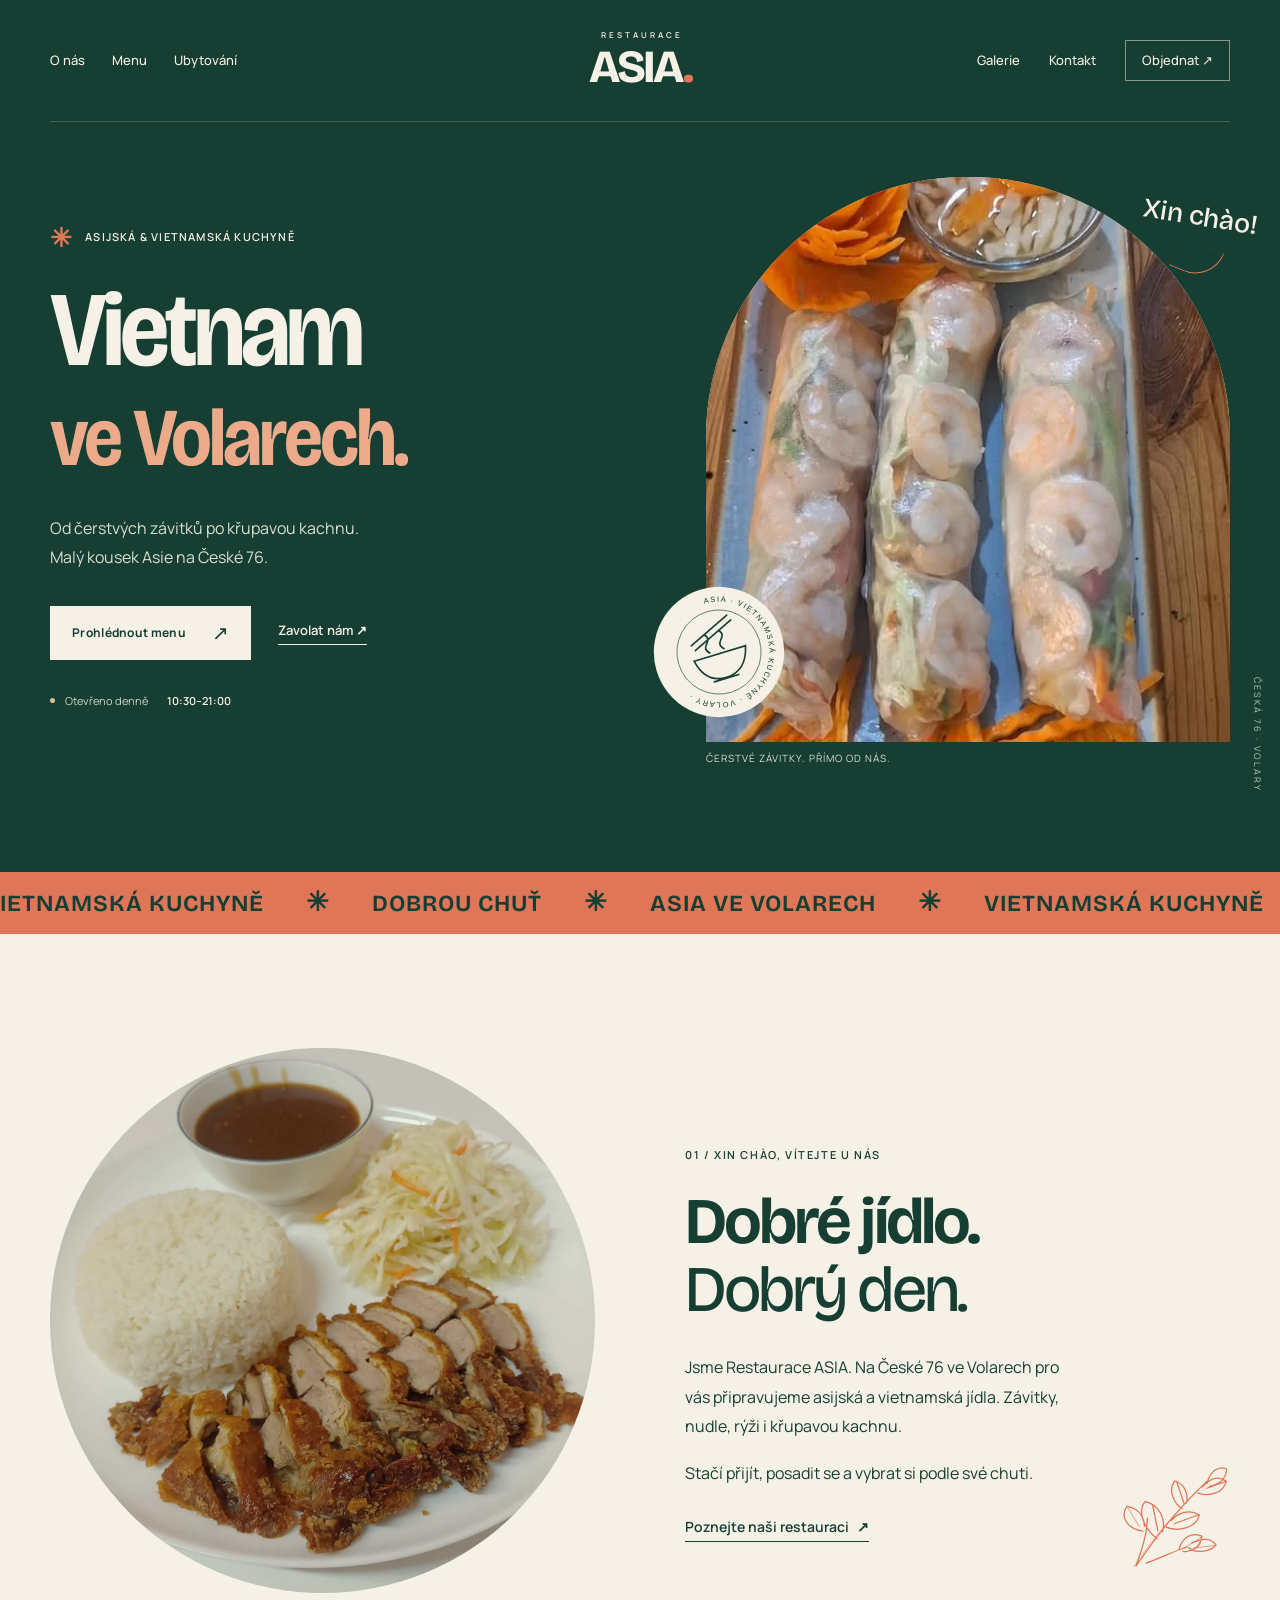
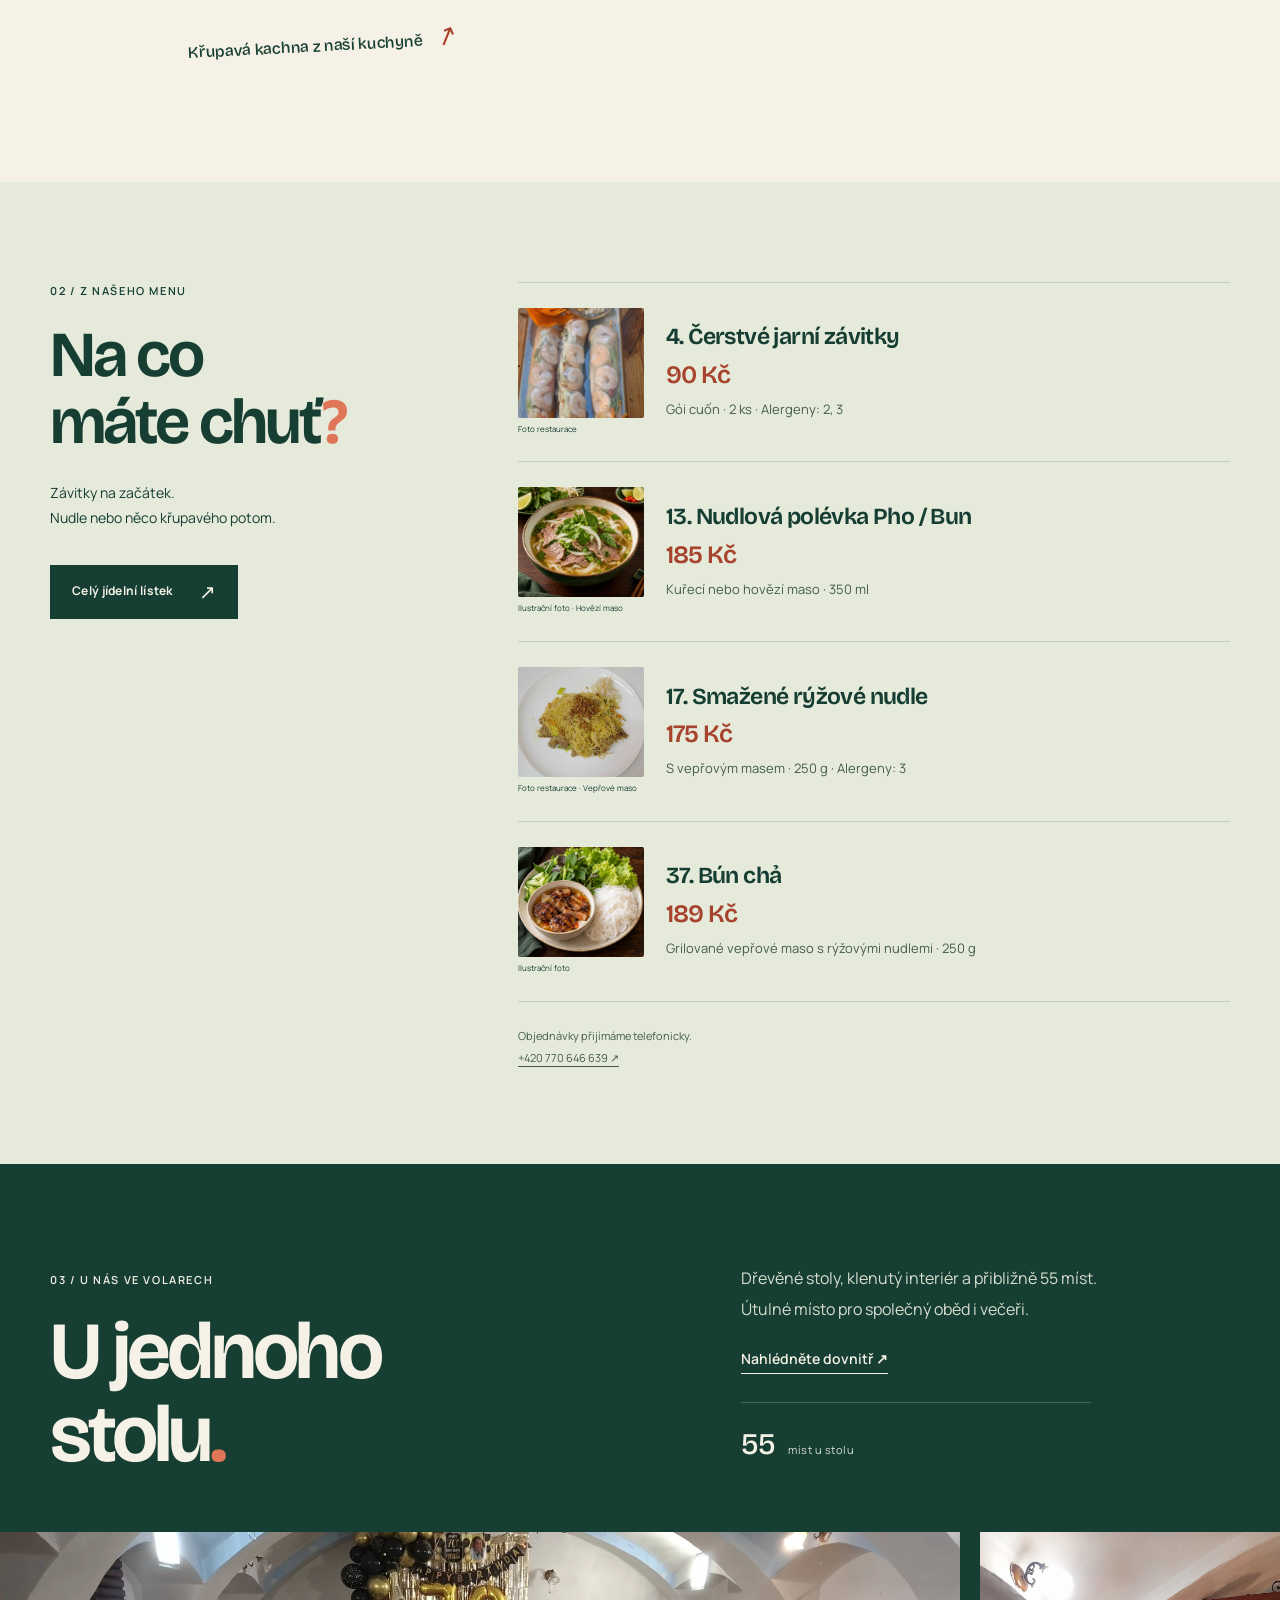
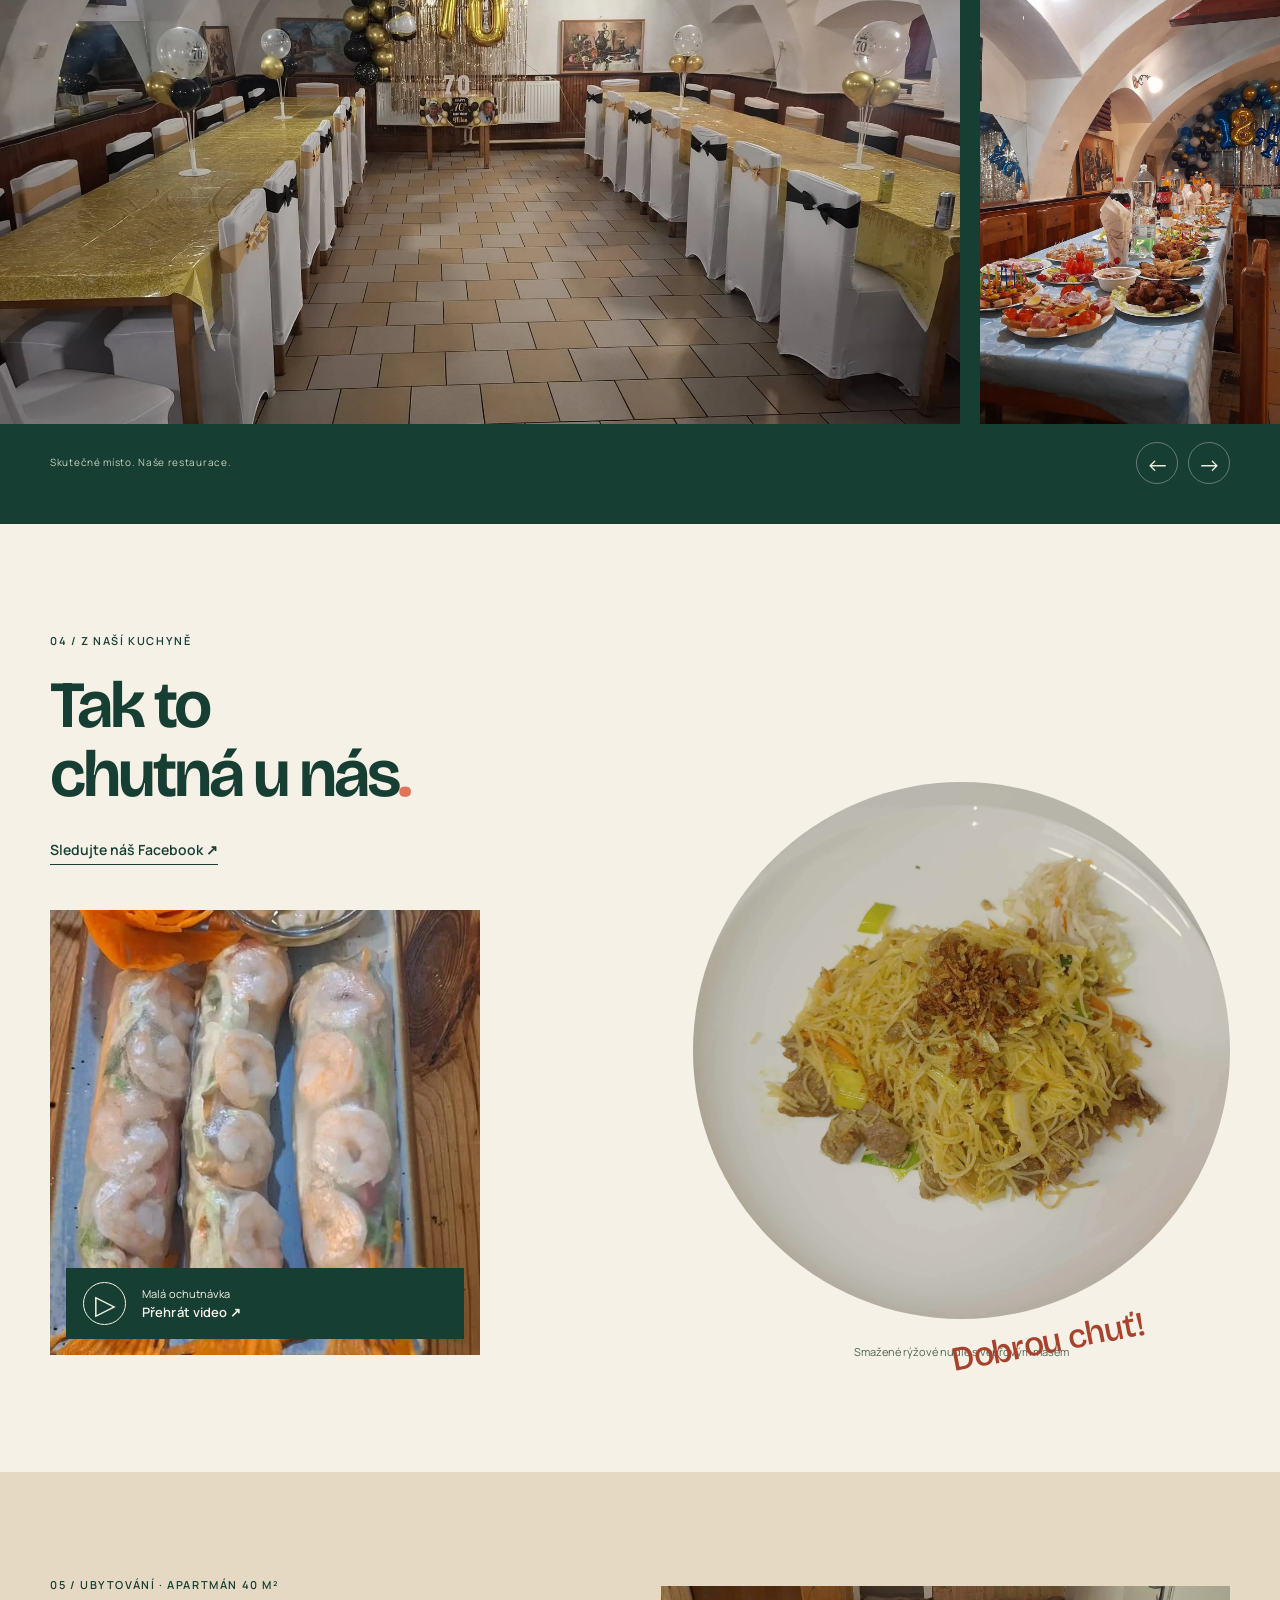
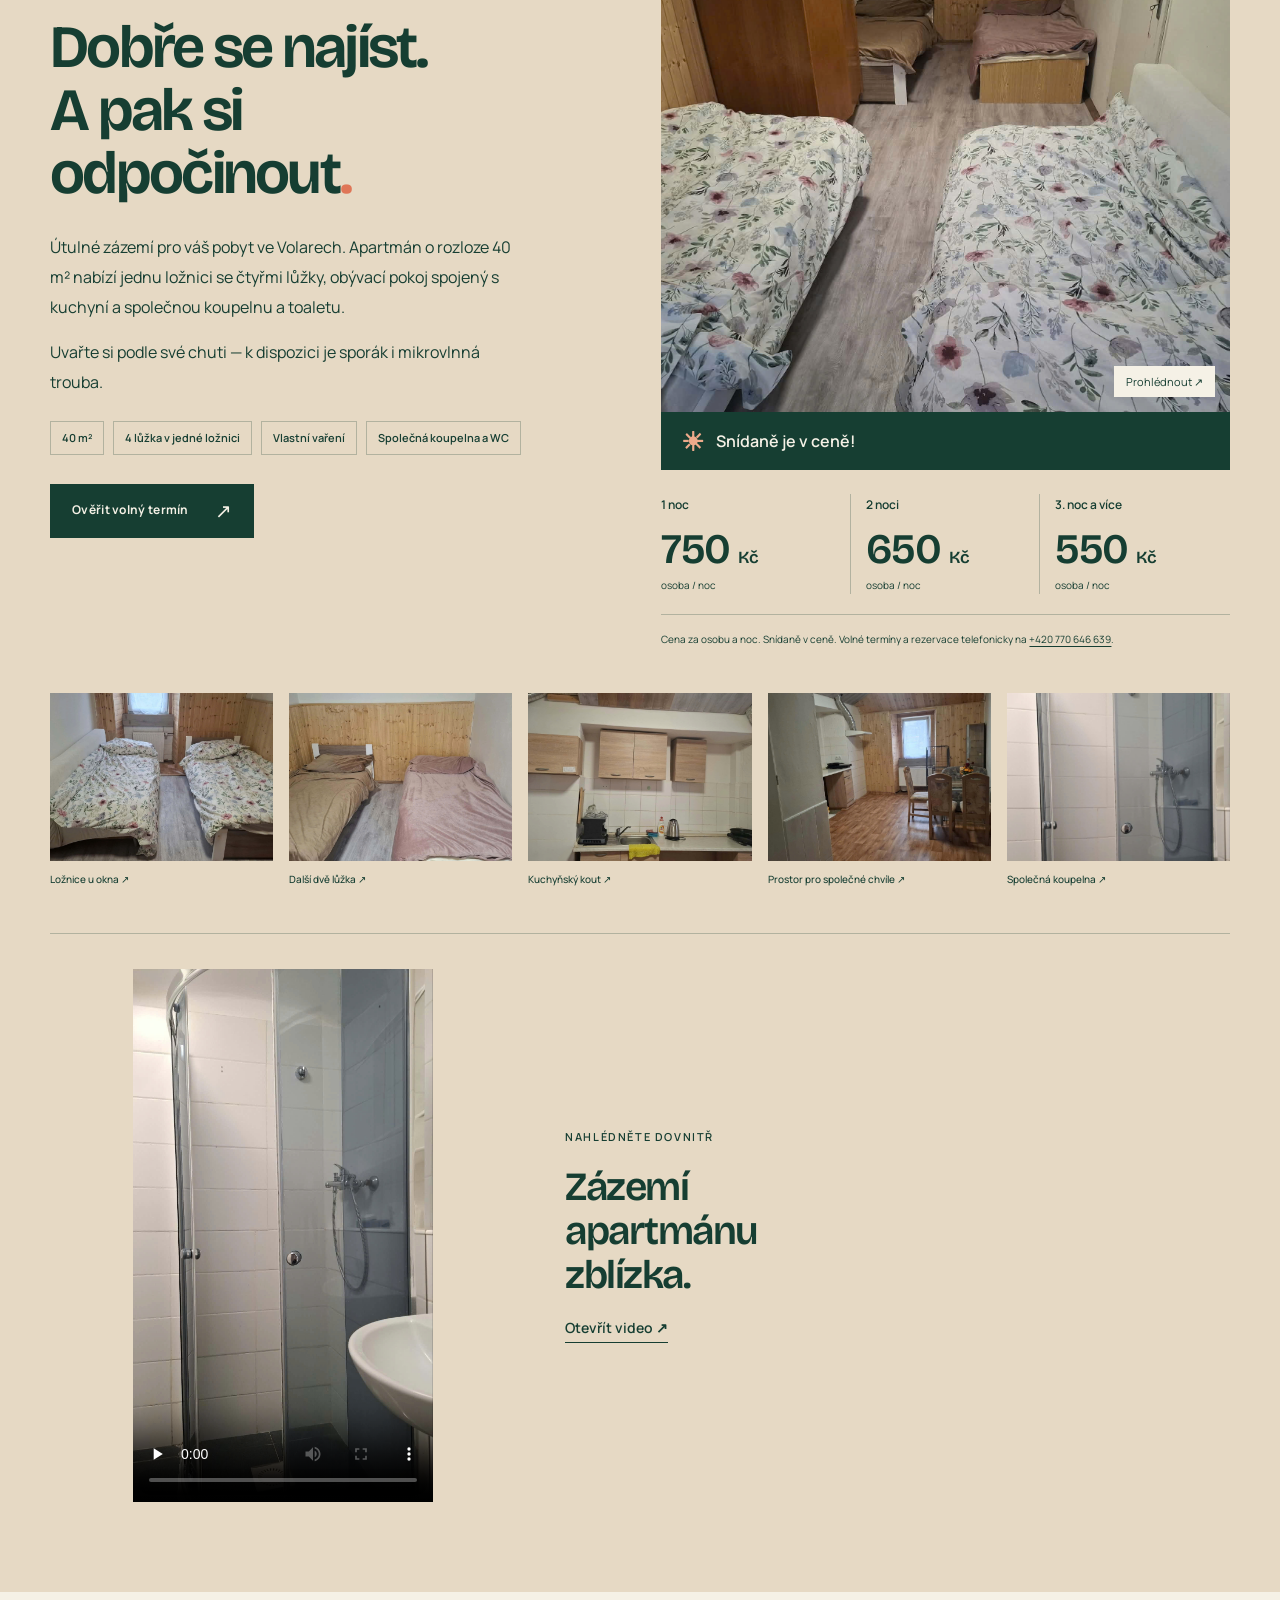
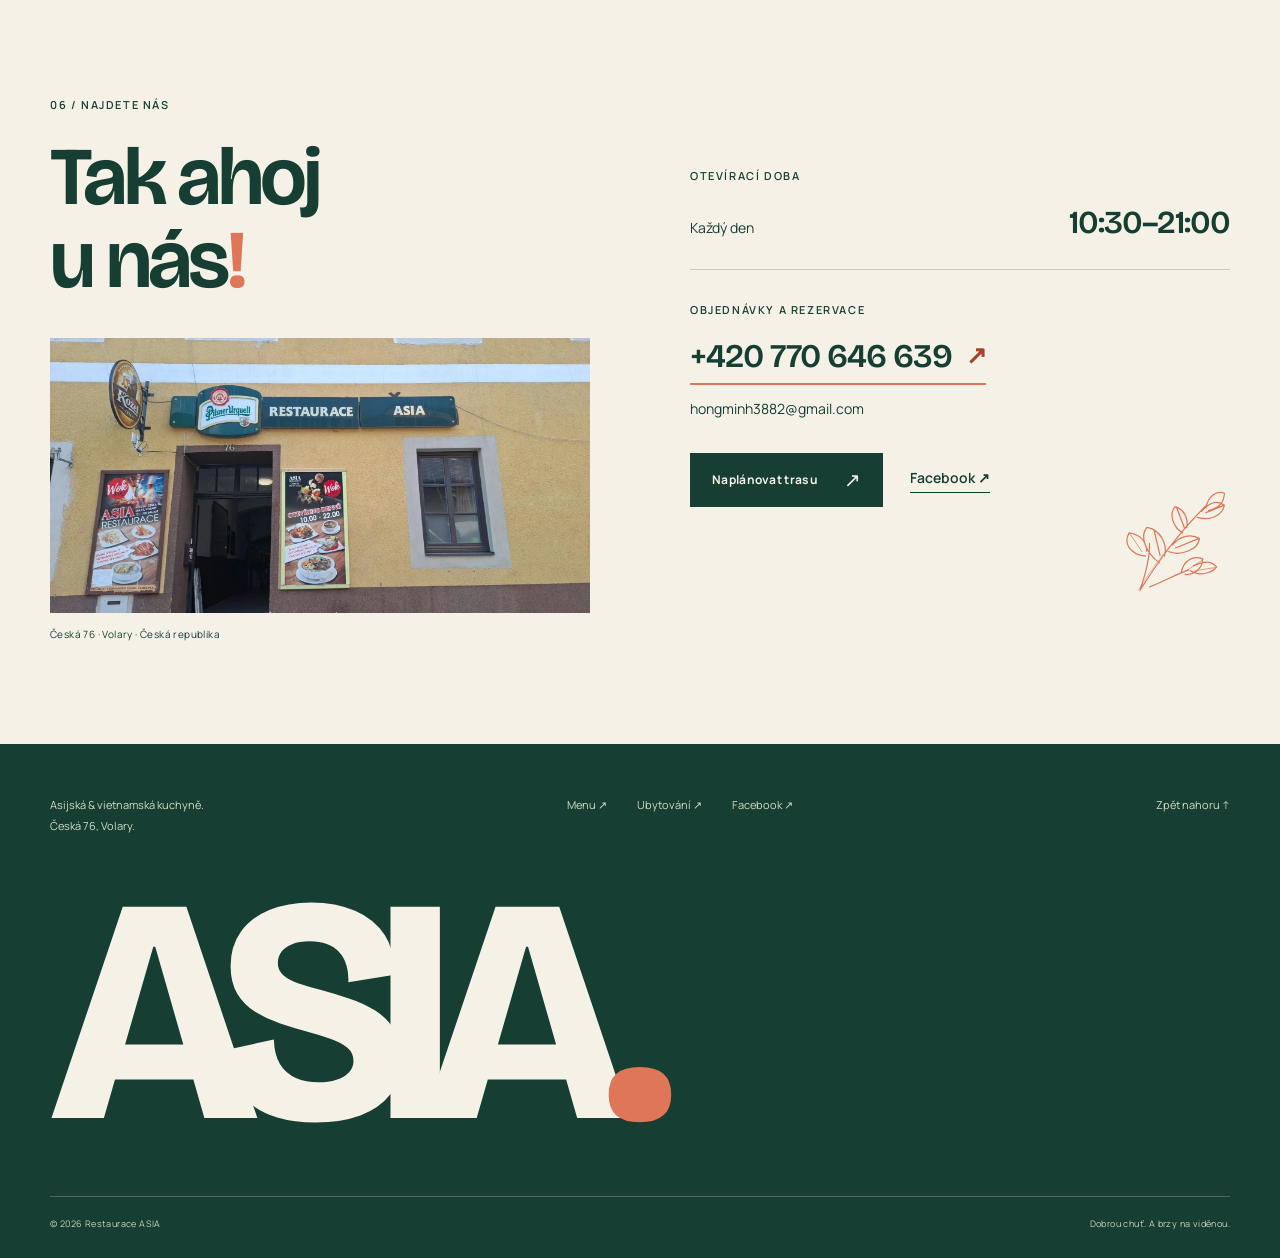
<file: index.html>
<!doctype html>
<html lang="cs">
<head>
  <meta charset="utf-8">
  <meta name="viewport" content="width=device-width, initial-scale=1">
  <meta name="theme-color" content="#163e32">
  <title>Restaurace ASIA · Asijská a vietnamská kuchyně ve Volarech</title>
  <meta name="description" content="Restaurace ASIA, Česká 76, Volary. Asijská a vietnamská kuchyně, útulná restaurace a ubytování. Otevřeno denně 10:30–21:00. Telefon +420 770 646 639.">
  <meta property="og:title" content="Restaurace ASIA · Vietnam ve Volarech">
  <meta property="og:description" content="Asijská a vietnamská kuchyně na České 76. Prohlédněte si menu nebo nám zavolejte.">
  <meta property="og:type" content="website">
  <link rel="icon" href="./assets/favicon.svg" type="image/svg+xml">
  <link rel="preload" href="./fonts/Bricolage.woff2" as="font" type="font/woff2" crossorigin>
  <link rel="stylesheet" href="./styles.css">
  <script src="./app.js" defer></script>
  <script type="application/ld+json">{"@context":"https://schema.org","@type":"Restaurant","name":"Restaurace ASIA","telephone":"+420770646639","email":"hongminh3882@gmail.com","address":{"@type":"PostalAddress","streetAddress":"Česká 76","addressLocality":"Volary","addressCountry":"CZ"},"servesCuisine":["Vietnamese","Asian"],"openingHoursSpecification":[{"@type":"OpeningHoursSpecification","dayOfWeek":["Monday","Tuesday","Wednesday","Thursday","Friday","Saturday","Sunday"],"opens":"10:30","closes":"21:00"}],"sameAs":["https://www.facebook.com/ktngh/?locale=cs_CZ"]}</script>
</head>
<body class="home-page">
  <a class="skip-link" href="#main">Přejít k obsahu</a>
  <header class="site-header frame">
    <nav class="nav-left" aria-label="Hlavní navigace"><a href="#o-nas">O nás</a><a href="./menu.html">Menu</a><a href="#ubytovani">Ubytování</a></nav>
    <a class="brand" href="./index.html" aria-label="Restaurace ASIA — úvod"><span class="brand-kicker">RESTAURACE</span><span class="brand-name">ASIA<span class="brand-dot">.</span></span></a>
    <nav class="nav-right" aria-label="Další navigace"><a href="#galerie">Galerie</a><a href="#kontakt">Kontakt</a><a class="nav-order" href="tel:+420770646639">Objednat <span aria-hidden="true">↗</span></a></nav>
    <button class="nav-toggle" type="button" aria-label="Otevřít navigaci" aria-expanded="false" aria-controls="mobile-nav"><span></span><span></span><span></span></button>
    <nav id="mobile-nav" class="mobile-nav" aria-label="Navigace na telefonu" hidden><a href="#o-nas">O nás</a><a href="./menu.html">Menu</a><a href="#galerie">Galerie</a><a href="#ubytovani">Ubytování</a><a href="#kontakt">Kontakt</a><a class="mobile-order" href="tel:+420770646639">Objednat telefonicky ↗</a></nav>
  </header>
  <main id="main">
    <section class="hero frame" aria-labelledby="hero-heading">
      <div class="hero-copy"><p class="eyebrow"><span class="tiny-flower" aria-hidden="true">✳</span> Asijská &amp; vietnamská kuchyně</p><h1 id="hero-heading">Vietnam<br><span>ve Volarech.</span></h1><p class="hero-description">Od čerstvých závitků po křupavou kachnu.<br>Malý kousek Asie na České 76.</p><div class="hero-actions"><a class="button button-paper" href="./menu.html">Prohlédnout menu <span aria-hidden="true">↗</span></a><a class="text-link" href="tel:+420770646639">Zavolat nám ↗</a></div><div class="hero-hours"><span class="status-dot" aria-hidden="true"></span><span>Otevřeno denně</span><strong>10:30–21:00</strong></div></div>
      <figure class="hero-art"><div class="hero-photo"><img src="./assets/fresh-rolls.webp" alt="Čerstvé jarní závitky na dřevěném stole Restaurace ASIA" width="720" height="1280" fetchpriority="high"></div><img class="hero-seal" src="./assets/asia-seal.svg" alt="" width="160" height="160" aria-hidden="true"><span class="hero-greeting" aria-hidden="true">Xin chào!</span><figcaption>Čerstvé závitky. Přímo od nás.</figcaption></figure>
      <span class="hero-side-note" aria-hidden="true">ČESKÁ 76 · VOLARY</span>
    </section>
    <div class="taste-ribbon" aria-hidden="true"><div>VIETNAMSKÁ KUCHYNĚ <span>✳</span> DOBROU CHUŤ <span>✳</span> ASIA VE VOLARECH <span>✳</span> VIETNAMSKÁ KUCHYNĚ <span>✳</span> DOBROU CHUŤ <span>✳</span></div></div>
    <section class="introduction light-surface" id="o-nas" aria-labelledby="intro-heading"><div class="intro-layout frame">
      <figure class="intro-plate"><img src="./assets/crispy-duck.webp" alt="Křupavá kachna s rýží, omáčkou a salátem z Restaurace ASIA" width="1800" height="1800" loading="lazy"><figcaption>Křupavá kachna z naší kuchyně <span aria-hidden="true">↗</span></figcaption></figure>
      <div class="intro-copy"><p class="eyebrow">01 / Xin chào, vítejte u nás</p><h2 id="intro-heading">Dobré jídlo.<br><span class="soft-heading">Dobrý den.</span></h2><p>Jsme Restaurace ASIA. Na České 76 ve Volarech pro vás připravujeme asijská a vietnamská jídla. Závitky, nudle, rýži i křupavou kachnu.</p><p>Stačí přijít, posadit se a vybrat si podle své chuti.</p><a class="text-link" href="#restaurace">Poznejte naši restauraci <span aria-hidden="true">↗</span></a><img class="intro-herb" src="./assets/herb-line.svg" alt="" width="210" height="260" aria-hidden="true"></div>
    </div></section>
    <section class="menu-preview sage-surface" id="menu" aria-labelledby="menu-heading"><div class="menu-layout frame">
      <div class="menu-title"><p class="eyebrow">02 / Z našeho menu</p><h2 id="menu-heading">Na co<br>máte chuť<span class="accent-dot">?</span></h2><p>Závitky na začátek.<br>Nudle nebo něco křupavého potom.</p><a class="button button-green" href="./menu.html">Celý jídelní lístek <span aria-hidden="true">↗</span></a></div>
      <div class="menu-selection"><!-- MENU_PREVIEW_START -->
<div class="featured-menu"><article class="featured-dish"><figure class="featured-photo"><img src="./assets/fresh-rolls.webp" alt="Čerstvé jarní závitky" width="640" height="640" loading="lazy" decoding="async"><figcaption>Foto restaurace</figcaption></figure><div class="featured-copy"><div class="dish-heading"><h3>4. Čerstvé jarní závitky</h3><span class="dish-price">90 Kč</span></div><p class="dish-note">Gỏi cuốn · 2 ks · Alergeny: 2, 3</p></div></article><article class="featured-dish"><figure class="featured-photo"><img src="./assets/dishes/13.webp" alt="Nudlová polévka Pho / Bun — Hovězí maso" width="640" height="640" loading="lazy" decoding="async"><figcaption>Ilustrační foto · Hovězí maso</figcaption></figure><div class="featured-copy"><div class="dish-heading"><h3>13. Nudlová polévka Pho / Bun</h3><span class="dish-price">185 Kč</span></div><p class="dish-note">Kuřecí nebo hovězí maso · 350 ml</p></div></article><article class="featured-dish"><figure class="featured-photo"><img src="./assets/rice-noodles.webp" alt="Smažené rýžové nudle — Vepřové maso" width="640" height="640" loading="lazy" decoding="async"><figcaption>Foto restaurace · Vepřové maso</figcaption></figure><div class="featured-copy"><div class="dish-heading"><h3>17. Smažené rýžové nudle</h3><span class="dish-price">175 Kč</span></div><p class="dish-note">S vepřovým masem · 250 g · Alergeny: 3</p></div></article><article class="featured-dish"><figure class="featured-photo"><img src="./assets/dishes/37.webp" alt="Bún chả – grilované vepřové maso s rýžovými nudlemi" width="640" height="640" loading="lazy" decoding="async"><figcaption>Ilustrační foto</figcaption></figure><div class="featured-copy"><div class="dish-heading"><h3>37. Bún chả</h3><span class="dish-price">189 Kč</span></div><p class="dish-note">Grilované vepřové maso s rýžovými nudlemi · 250 g</p></div></article></div>
<!-- MENU_PREVIEW_END --><p class="menu-small-note">Objednávky přijímáme telefonicky. <a href="tel:+420770646639">+420 770 646 639 ↗</a></p></div>
    </div></section>
    <section class="restaurant" id="restaurace" aria-labelledby="restaurant-heading"><div class="restaurant-copy frame"><div><p class="eyebrow">03 / U nás ve Volarech</p><h2 id="restaurant-heading">U jednoho<br>stolu<span class="accent-dot">.</span></h2></div><div class="restaurant-description"><p>Dřevěné stoly, klenutý interiér a přibližně 55 míst. Útulné místo pro společný oběd i večeři.</p><a class="text-link" href="#galerie">Nahlédněte dovnitř ↗</a><span class="seat-note"><strong>55</strong> míst u stolu</span></div></div>
      <div class="gallery-strip" id="galerie" role="region" aria-label="Fotografie restaurace — posuňte pro další" tabindex="0">
        <button class="gallery-image landscape" data-photo="./assets/interior-event.webp" data-caption="Klenutý interiér Restaurace ASIA" aria-label="Zvětšit fotografii interiéru"><img src="./assets/interior-event.webp" alt="Klenutý interiér a dřevěné stoly Restaurace ASIA" width="1800" height="1013" loading="lazy"></button>
        <button class="gallery-image portrait" data-photo="./assets/table-detail.webp" data-caption="Prostřený stůl pod klenbami Restaurace ASIA" aria-label="Zvětšit fotografii prostřeného stolu"><img src="./assets/table-detail.webp" alt="Prostřený stůl pod klenbami restaurace" width="1350" height="1800" loading="lazy"></button>
        <button class="gallery-image landscape" data-photo="./assets/interior.webp" data-caption="Dřevěné stoly a klenutý interiér Restaurace ASIA" aria-label="Zvětšit další fotografii interiéru"><img src="./assets/interior.webp" alt="Dřevěné stoly a klenutý interiér Restaurace ASIA" width="1800" height="1350" loading="lazy"></button>
        <button class="gallery-image portrait" data-photo="./assets/interior-long.webp" data-caption="Společný stůl v Restaurace ASIA" aria-label="Zvětšit fotografii společného stolu"><img src="./assets/interior-long.webp" alt="Dlouhý dřevěný stůl v restauraci" width="1350" height="1800" loading="lazy"></button>
        <button class="gallery-image landscape" data-photo="./assets/exterior.webp" data-caption="Restaurace ASIA, Česká 76, Volary" aria-label="Zvětšit fotografii vstupu"><img src="./assets/exterior.webp" alt="Vstup do Restaurace ASIA na České 76 ve Volarech" width="1800" height="918" loading="lazy"></button>
      </div><div class="gallery-controls frame"><span>Skutečné místo. Naše restaurace.</span><div><button type="button" data-gallery-step="-1" aria-label="Předchozí fotografie">←</button><button type="button" data-gallery-step="1" aria-label="Další fotografie">→</button></div></div>
    </section>
    <section class="social-section light-surface" aria-labelledby="social-heading"><div class="social-layout frame"><div class="social-heading"><p class="eyebrow">04 / Z naší kuchyně</p><h2 id="social-heading">Tak to<br>chutná u nás<span class="accent-dot">.</span></h2><a class="text-link" href="https://www.facebook.com/ktngh/?locale=cs_CZ" target="_blank" rel="noopener noreferrer">Sledujte náš Facebook ↗</a></div><figure class="social-noodles"><img src="./assets/rice-noodles.webp" alt="Smažené rýžové nudle s vepřovým masem a zeleninou" width="1800" height="1800" loading="lazy"><figcaption>Smažené rýžové nudle s vepřovým masem</figcaption></figure><div class="social-video"><img src="./assets/fresh-rolls.webp" alt="Detail čerstvých jarních závitků z videa restaurace" width="720" height="1280" loading="lazy"><button type="button" class="video-button" data-video aria-label="Přehrát video čerstvých jarních závitků"><span class="play-icon" aria-hidden="true">▷</span><span>Malá ochutnávka<br><strong>Přehrát video ↗</strong></span></button><noscript><a class="video-fallback" href="https://www.facebook.com/reel/1451673733369815/" target="_blank" rel="noopener noreferrer">Video na Facebooku ↗</a></noscript></div><span class="social-caption" aria-hidden="true">Dobrou chuť!</span></div></section>
    <section class="accommodation warm-surface" id="ubytovani" aria-labelledby="stay-heading">
      <div class="stay-layout frame">
        <div class="stay-copy"><p class="eyebrow">05 / Ubytování · Apartmán 40 m²</p><h2 id="stay-heading">Dobře se najíst.<br>A pak si<br>odpočinout<span class="accent-dot">.</span></h2><p>Útulné zázemí pro váš pobyt ve Volarech. Apartmán o rozloze 40 m² nabízí jednu ložnici se čtyřmi lůžky, obývací pokoj spojený s kuchyní a společnou koupelnu a toaletu.</p><p>Uvařte si podle své chuti — k dispozici je sporák i mikrovlnná trouba.</p><ul class="stay-amenities" aria-label="Vybavení apartmánu"><li>40 m²</li><li>4 lůžka v jedné ložnici</li><li>Vlastní vaření</li><li>Společná koupelna a WC</li></ul><a class="button button-green" href="tel:+420770646639">Ověřit volný termín <span aria-hidden="true">↗</span></a></div>
        <div class="stay-visual"><button class="stay-main-photo" type="button" data-gallery="stay" data-photo="./assets/stay/bedroom-four-beds.jpg" data-caption="Ložnice apartmánu se čtyřmi lůžky" aria-label="Zvětšit fotografii ložnice se čtyřmi lůžky"><img src="./assets/stay/bedroom-four-beds.jpg" alt="Čtyři připravená lůžka v ložnici s dřevěným obložením" width="2048" height="1152" loading="lazy"><span class="photo-enlarge" aria-hidden="true">Prohlédnout ↗</span></button><p class="stay-breakfast"><span aria-hidden="true">☀</span> Snídaně je v ceně!</p><div class="stay-prices" aria-label="Ceník ubytování"><div><span>1 noc</span><strong>750 <small>Kč</small></strong><small>osoba / noc</small></div><div><span>2 noci</span><strong>650 <small>Kč</small></strong><small>osoba / noc</small></div><div><span>3. noc a více</span><strong>550 <small>Kč</small></strong><small>osoba / noc</small></div></div><p class="stay-price-note">Cena za osobu a noc. Snídaně v ceně. Volné termíny a rezervace telefonicky na <a href="tel:+420770646639">+420 770 646 639</a>.</p></div>
      </div>
      <div class="stay-media frame"><div class="stay-gallery" aria-label="Fotogalerie apartmánu">
        <button type="button" data-gallery="stay" data-photo="./assets/stay/bedroom-window.jpg" data-caption="Lůžka u okna v ložnici apartmánu"><img src="./assets/stay/bedroom-window.jpg" alt="Dvě lůžka s květovaným povlečením u okna" width="2048" height="1152" loading="lazy"><span>Ložnice u okna ↗</span></button>
        <button type="button" data-gallery="stay" data-photo="./assets/stay/bedroom-twin.jpg" data-caption="Další dvě lůžka ve stejné ložnici"><img src="./assets/stay/bedroom-twin.jpg" alt="Další dvě lůžka v ložnici s dřevěným obložením" width="2048" height="1152" loading="lazy"><span>Další dvě lůžka ↗</span></button>
        <button type="button" data-gallery="stay" data-photo="./assets/stay/kitchen.jpg" data-caption="Kuchyňský kout se sporákem pro vlastní vaření"><img src="./assets/stay/kitchen.jpg" alt="Kuchyňská linka s dřezem, nádobím, konvicí a vařičem" width="2048" height="1152" loading="lazy"><span>Kuchyňský kout ↗</span></button>
        <button type="button" data-gallery="stay" data-photo="./assets/stay/living-kitchen.jpg" data-caption="Obývací pokoj spojený s kuchyní a jídelním stolem"><img src="./assets/stay/living-kitchen.jpg" alt="Společný obytný prostor s kuchyní a jídelním stolem" width="2048" height="1152" loading="lazy"><span>Prostor pro společné chvíle ↗</span></button>
        <button type="button" data-gallery="stay" data-photo="./assets/stay/shared-bathroom.jpg" data-caption="Společná koupelna se sprchovým koutem"><img src="./assets/stay/shared-bathroom.jpg" alt="Sprchový kout a umyvadlo ve společné koupelně" width="1153" height="2048" loading="lazy"><span>Společná koupelna ↗</span></button>
      </div><figure class="stay-tour"><video controls playsinline preload="none" poster="./assets/stay/shared-bathroom.jpg" aria-label="Video zázemí apartmánu Restaurace ASIA"><source src="./assets/stay/apartment-tour.mp4" type="video/mp4">Váš prohlížeč nepodporuje přehrávání videa. <a href="./assets/stay/apartment-tour.mp4">Otevřít video apartmánu</a></video><figcaption><span class="eyebrow">Nahlédněte dovnitř</span><strong>Zázemí apartmánu zblízka.</strong><a href="./assets/stay/apartment-tour.mp4" class="text-link" target="_blank" rel="noopener">Otevřít video ↗</a></figcaption></figure></div>
    </section>
    <section class="contact-section light-surface" id="kontakt" aria-labelledby="contact-heading"><div class="contact-layout frame"><div class="contact-place"><p class="eyebrow">06 / Najdete nás</p><h2 id="contact-heading">Tak ahoj<br>u nás<span class="accent-dot">!</span></h2><figure><img src="./assets/exterior.webp" alt="Restaurace ASIA na České 76 ve Volarech" width="1800" height="918" loading="lazy"><figcaption>Česká 76 · Volary · Česká republika</figcaption></figure></div><div class="contact-details"><p class="eyebrow">Otevírací doba</p><p class="opening-hours"><span>Každý den</span><strong>10:30–21:00</strong></p><p class="eyebrow contact-order-label">Objednávky a rezervace</p><a class="contact-phone" href="tel:+420770646639">+420 770 646 639 <span aria-hidden="true">↗</span></a><a class="contact-email" href="mailto:hongminh3882@gmail.com">hongminh3882@gmail.com</a><div class="contact-links"><a class="button button-green" href="https://www.google.com/maps/dir/?api=1&amp;destination=Restaurace+ASIA,+Česká+76,+Volary,+Czechia" target="_blank" rel="noopener noreferrer">Naplánovat trasu <span aria-hidden="true">↗</span></a><a class="text-link" href="https://www.facebook.com/ktngh/?locale=cs_CZ" target="_blank" rel="noopener noreferrer">Facebook ↗</a></div><img class="contact-herb" src="./assets/herb-line.svg" alt="" width="210" height="260" aria-hidden="true"></div></div></section>
  </main>
  <footer class="site-footer"><div class="frame"><div class="footer-top"><p>Asijská &amp; vietnamská kuchyně.<br>Česká 76, Volary.</p><nav aria-label="Navigace v zápatí"><a href="./menu.html">Menu ↗</a><a href="#ubytovani">Ubytování ↗</a><a href="https://www.facebook.com/ktngh/?locale=cs_CZ" target="_blank" rel="noopener noreferrer">Facebook ↗</a></nav><a class="footer-top-link" href="#main">Zpět nahoru ↑</a></div><div class="footer-wordmark" aria-hidden="true">ASIA<span>.</span></div><div class="footer-bottom"><p>© <span data-year>2026</span> Restaurace ASIA</p><p>Dobrou chuť. A brzy na viděnou.</p></div></div></footer>
  <dialog class="photo-dialog" aria-labelledby="viewer-caption"><button class="dialog-close" aria-label="Zavřít fotografii" type="button">✕</button><figure><img class="viewer-photo" alt=""><figcaption id="viewer-caption"></figcaption></figure><div class="viewer-controls"><button data-viewer-step="-1" type="button" aria-label="Předchozí fotografie">←</button><span class="viewer-count" aria-live="polite"></span><button data-viewer-step="1" type="button" aria-label="Další fotografie">→</button></div></dialog>
  <dialog class="video-dialog" aria-labelledby="video-heading"><button class="dialog-close" aria-label="Zavřít video" type="button">✕</button><h2 id="video-heading">Čerstvé závitky u nás v ASIA</h2><div class="video-embed"></div><p><a class="text-link" href="https://www.facebook.com/reel/1451673733369815/" target="_blank" rel="noopener noreferrer">Otevřít video na Facebooku ↗</a></p></dialog>
</body>
</html>
</file>
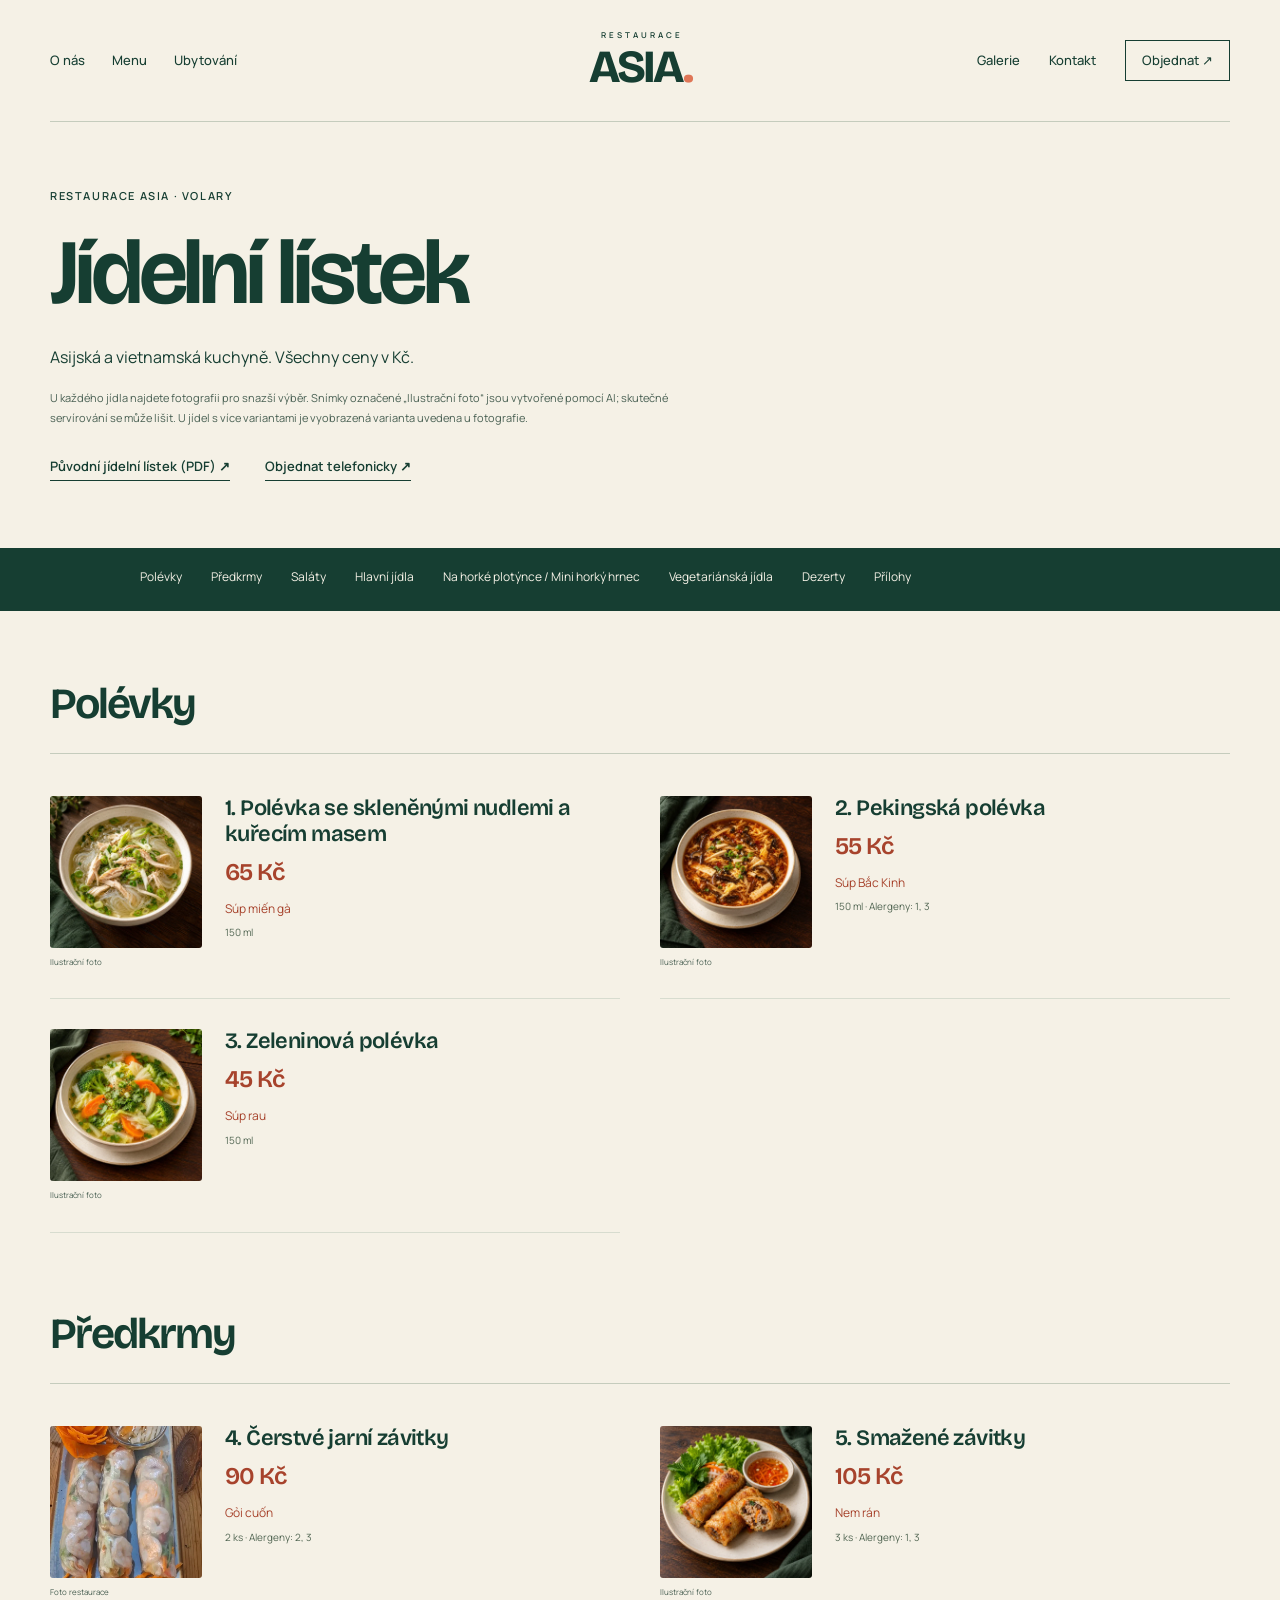
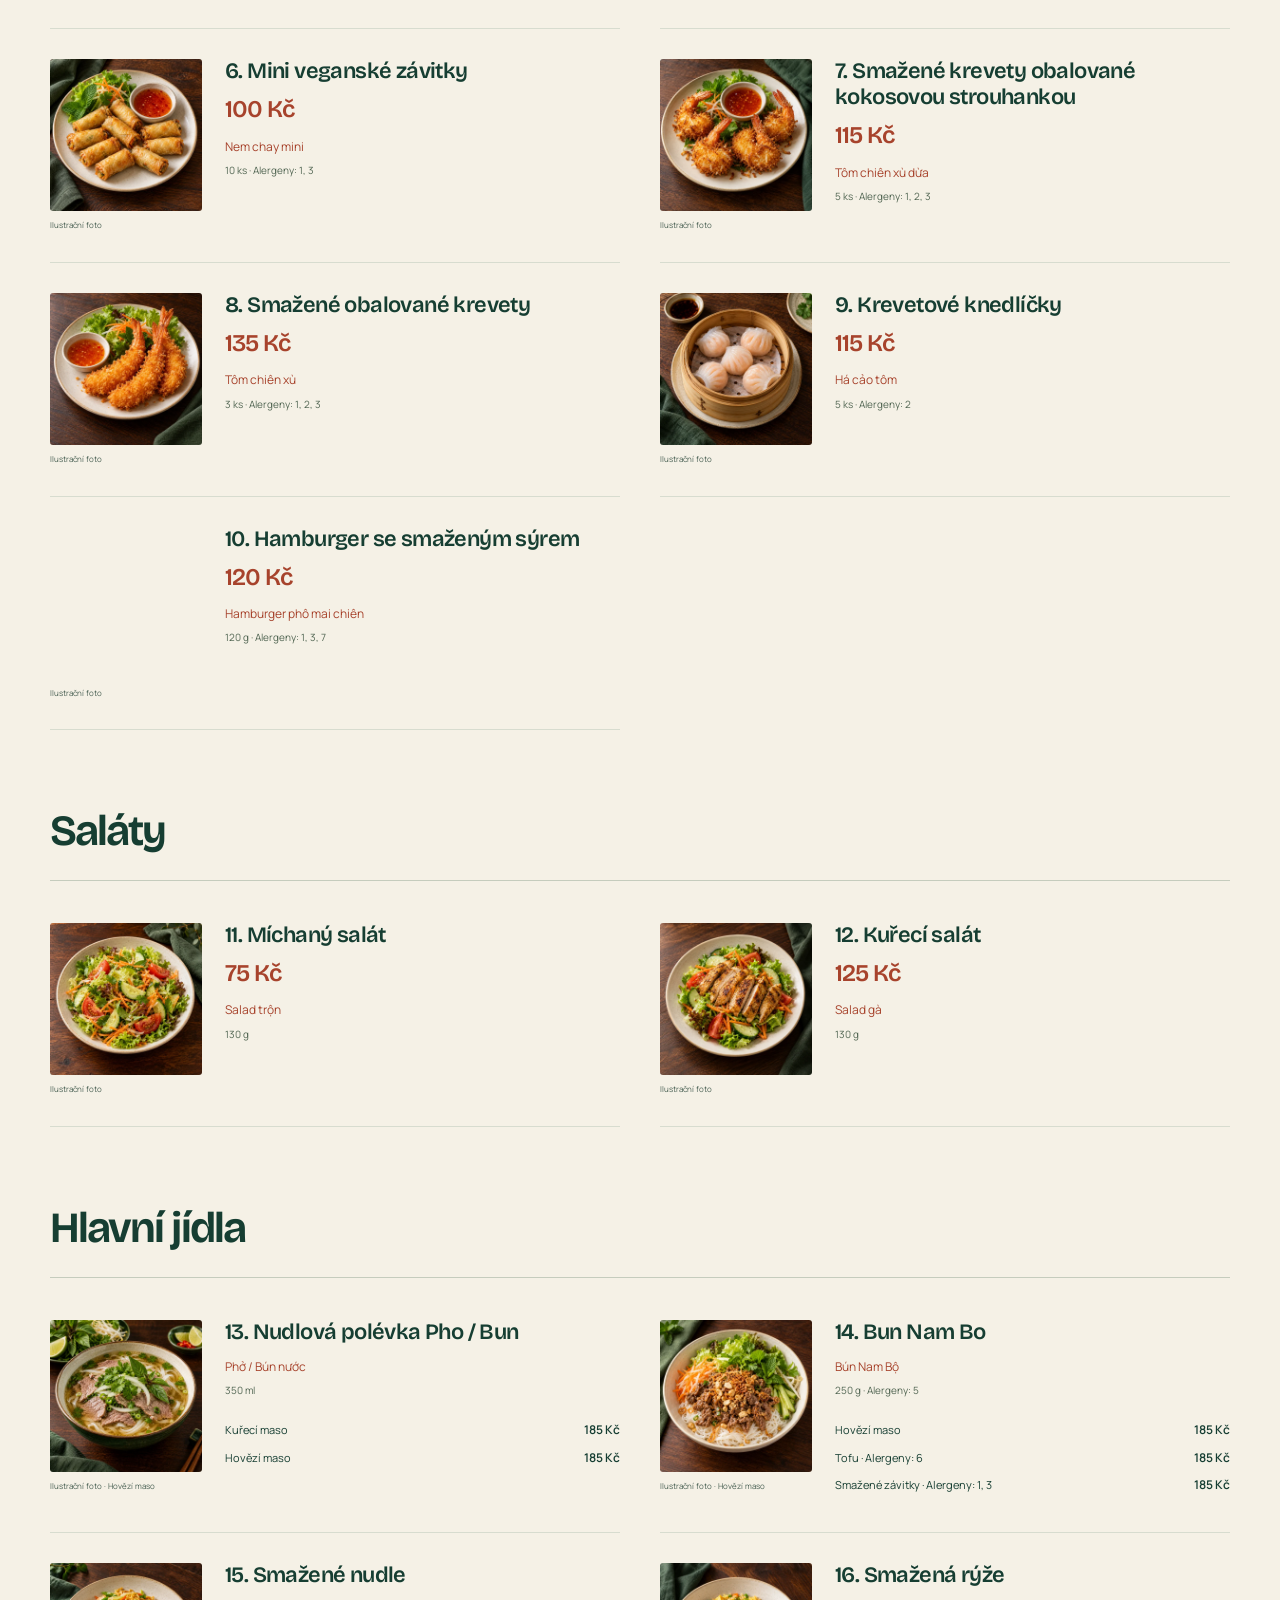
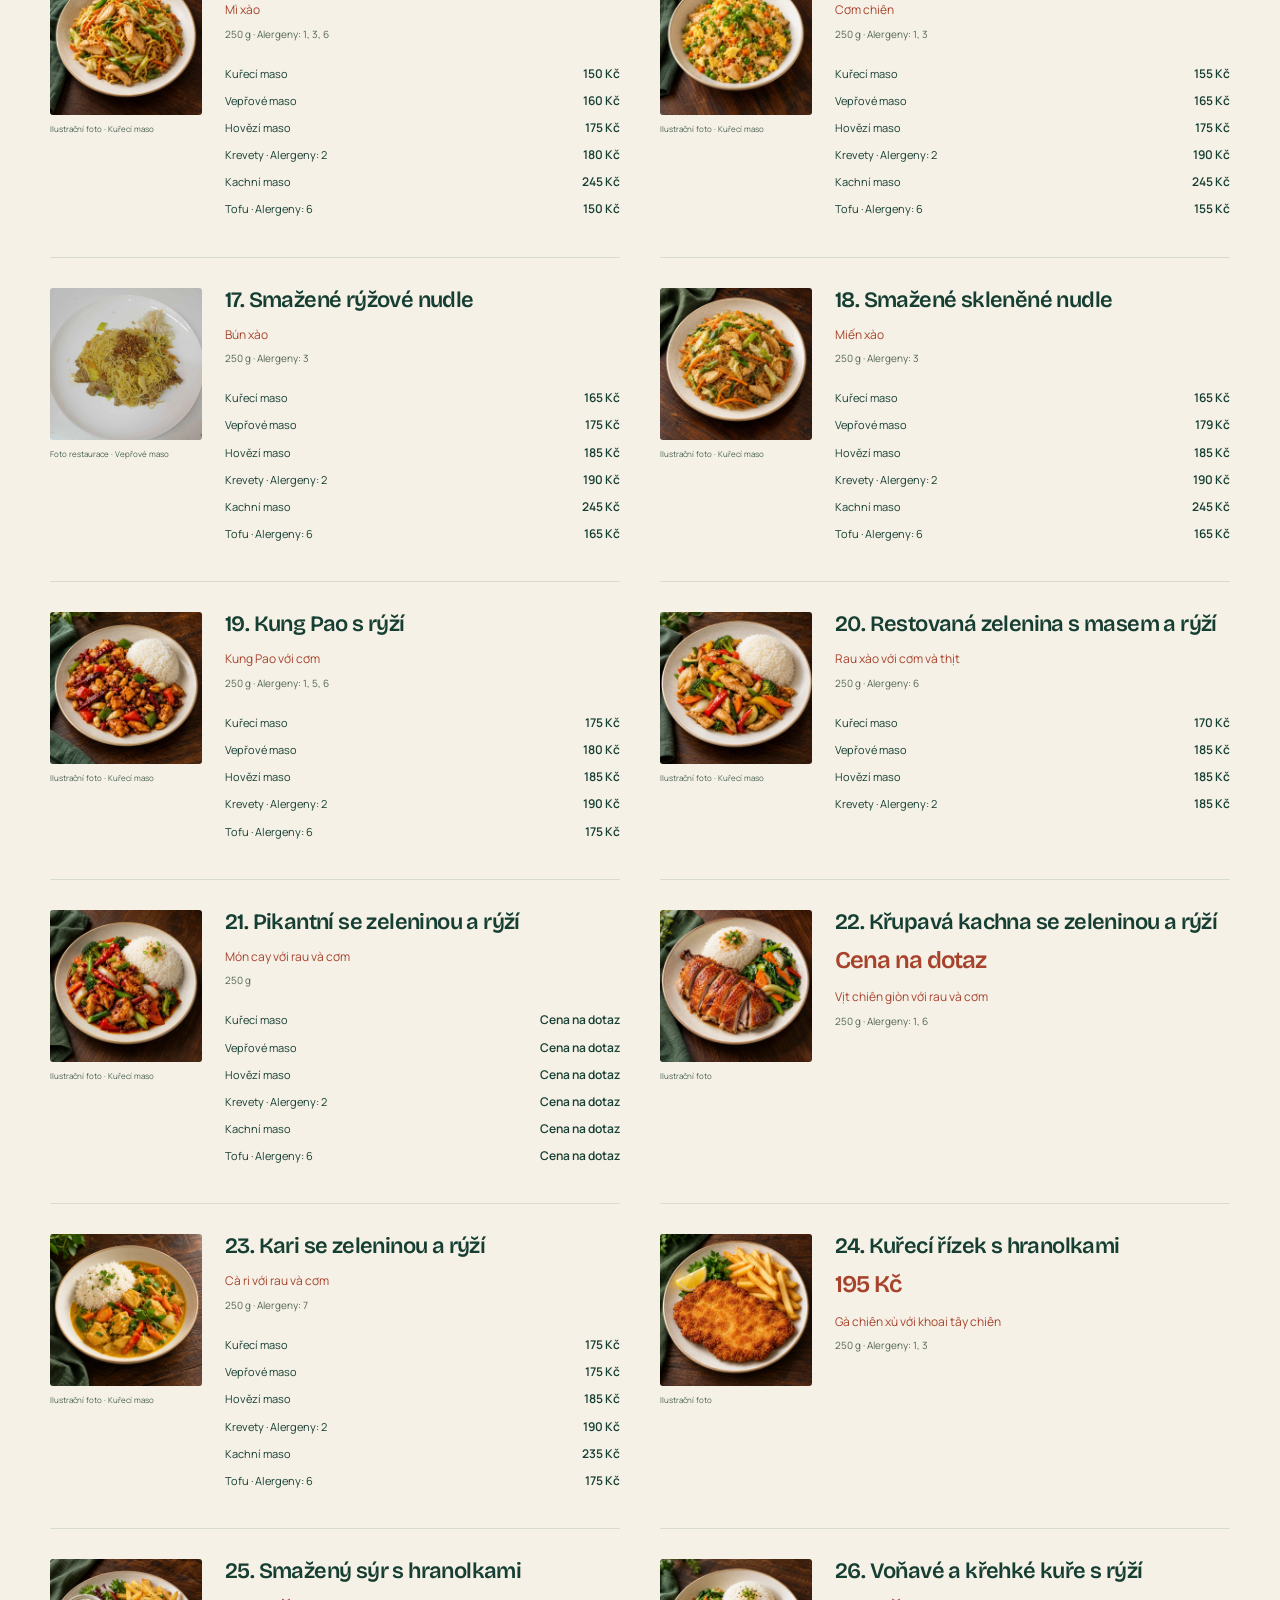
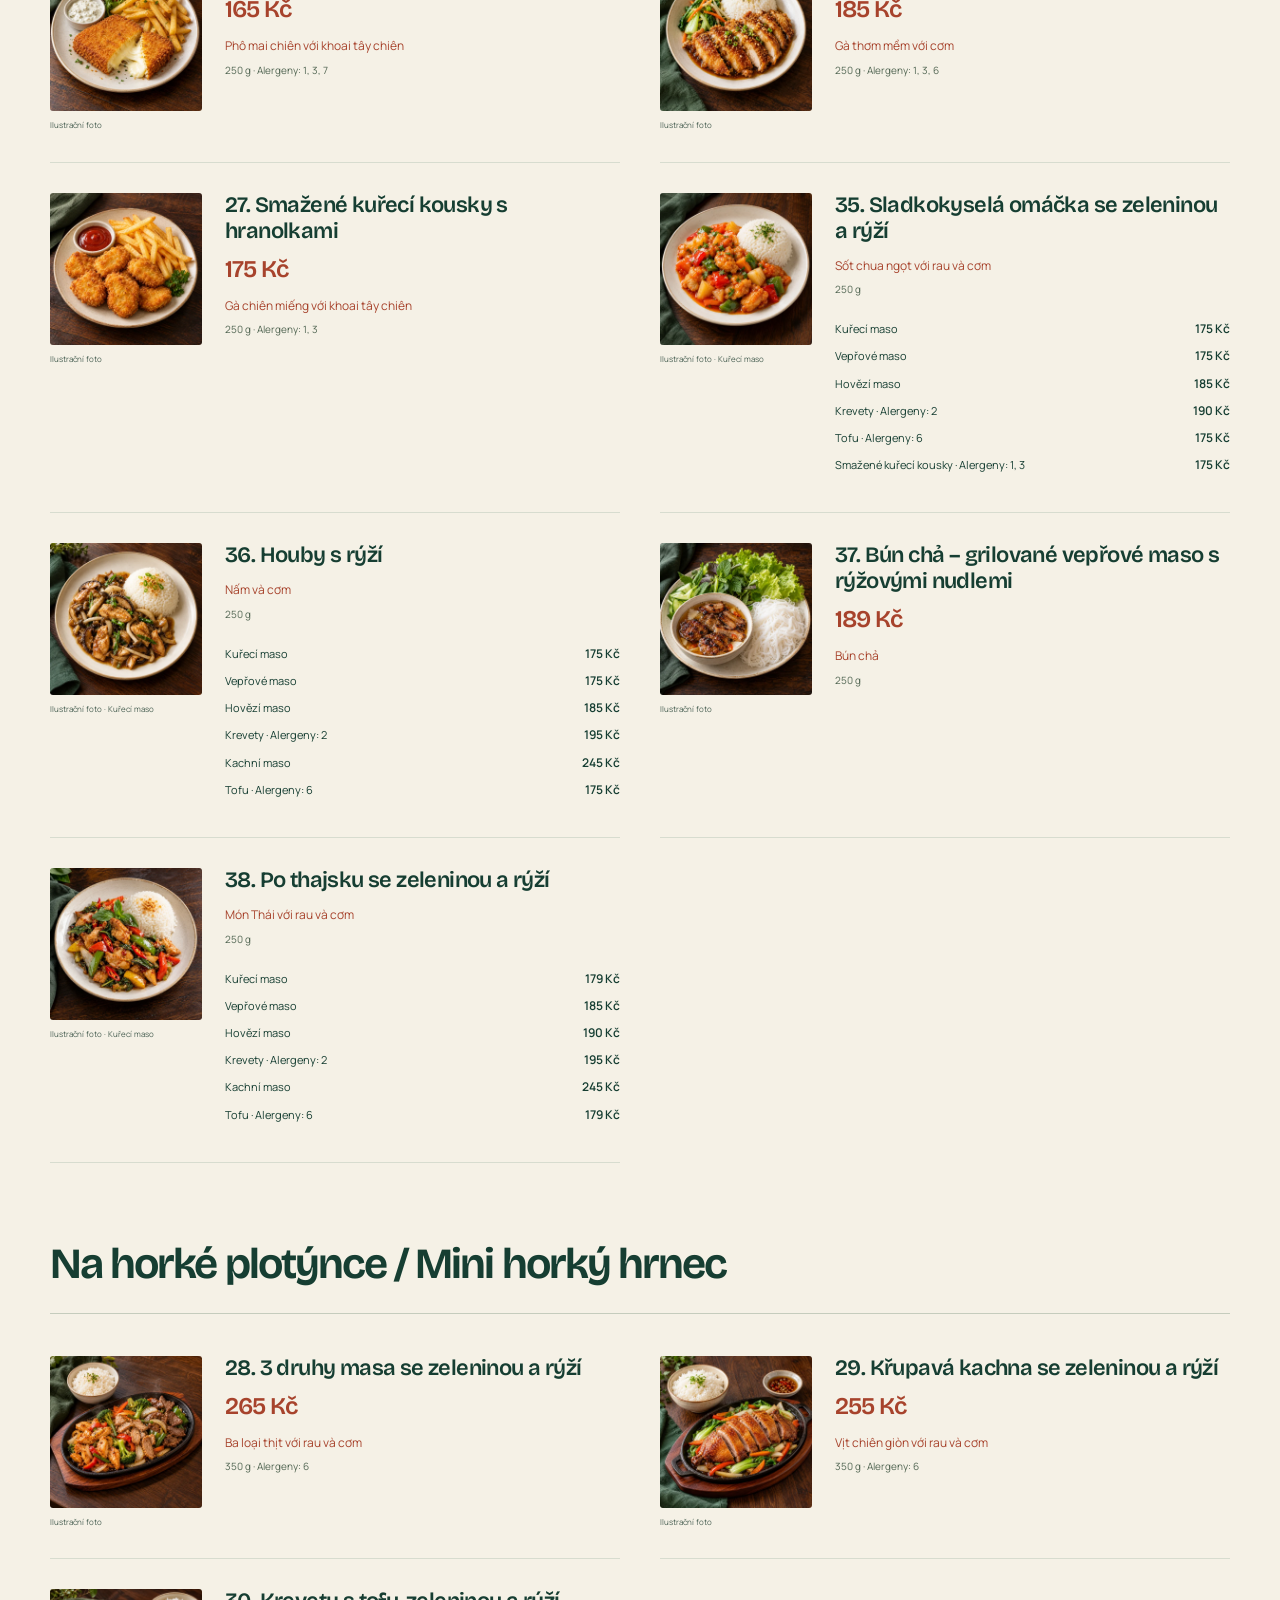
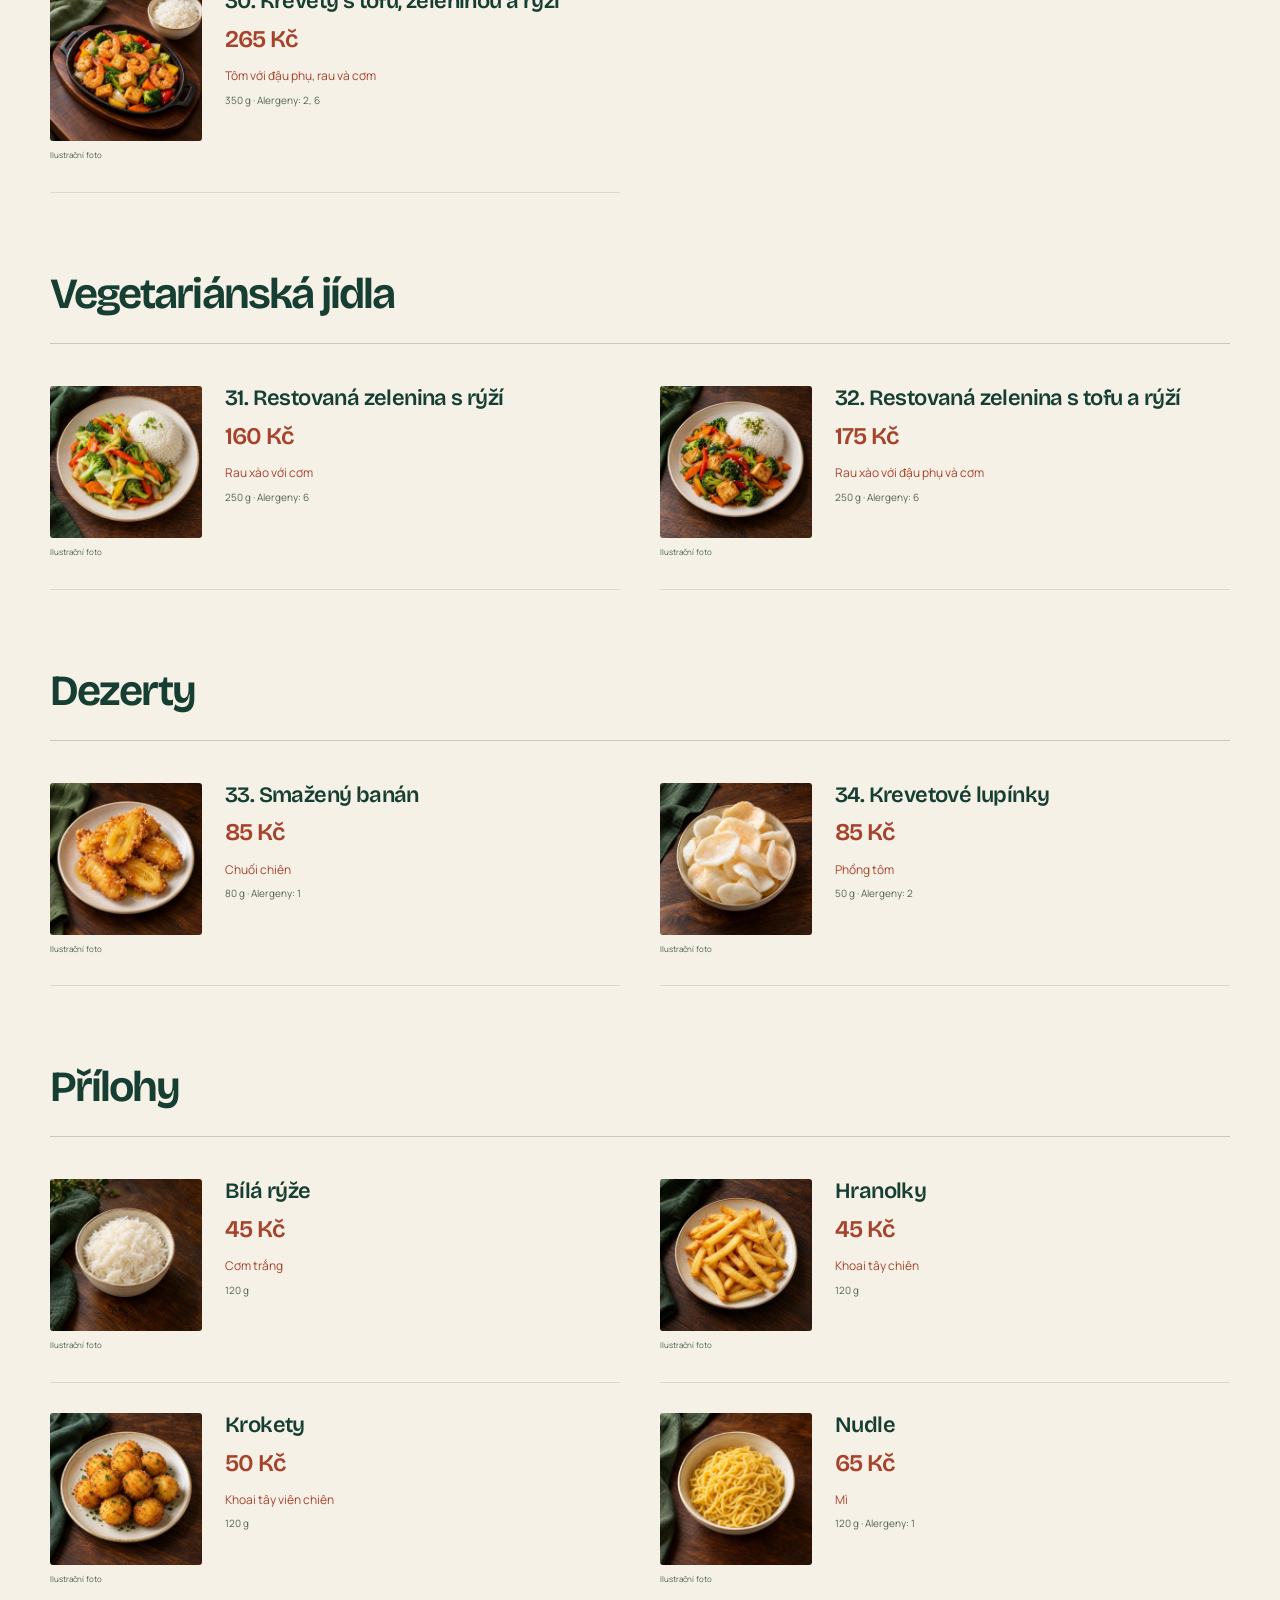
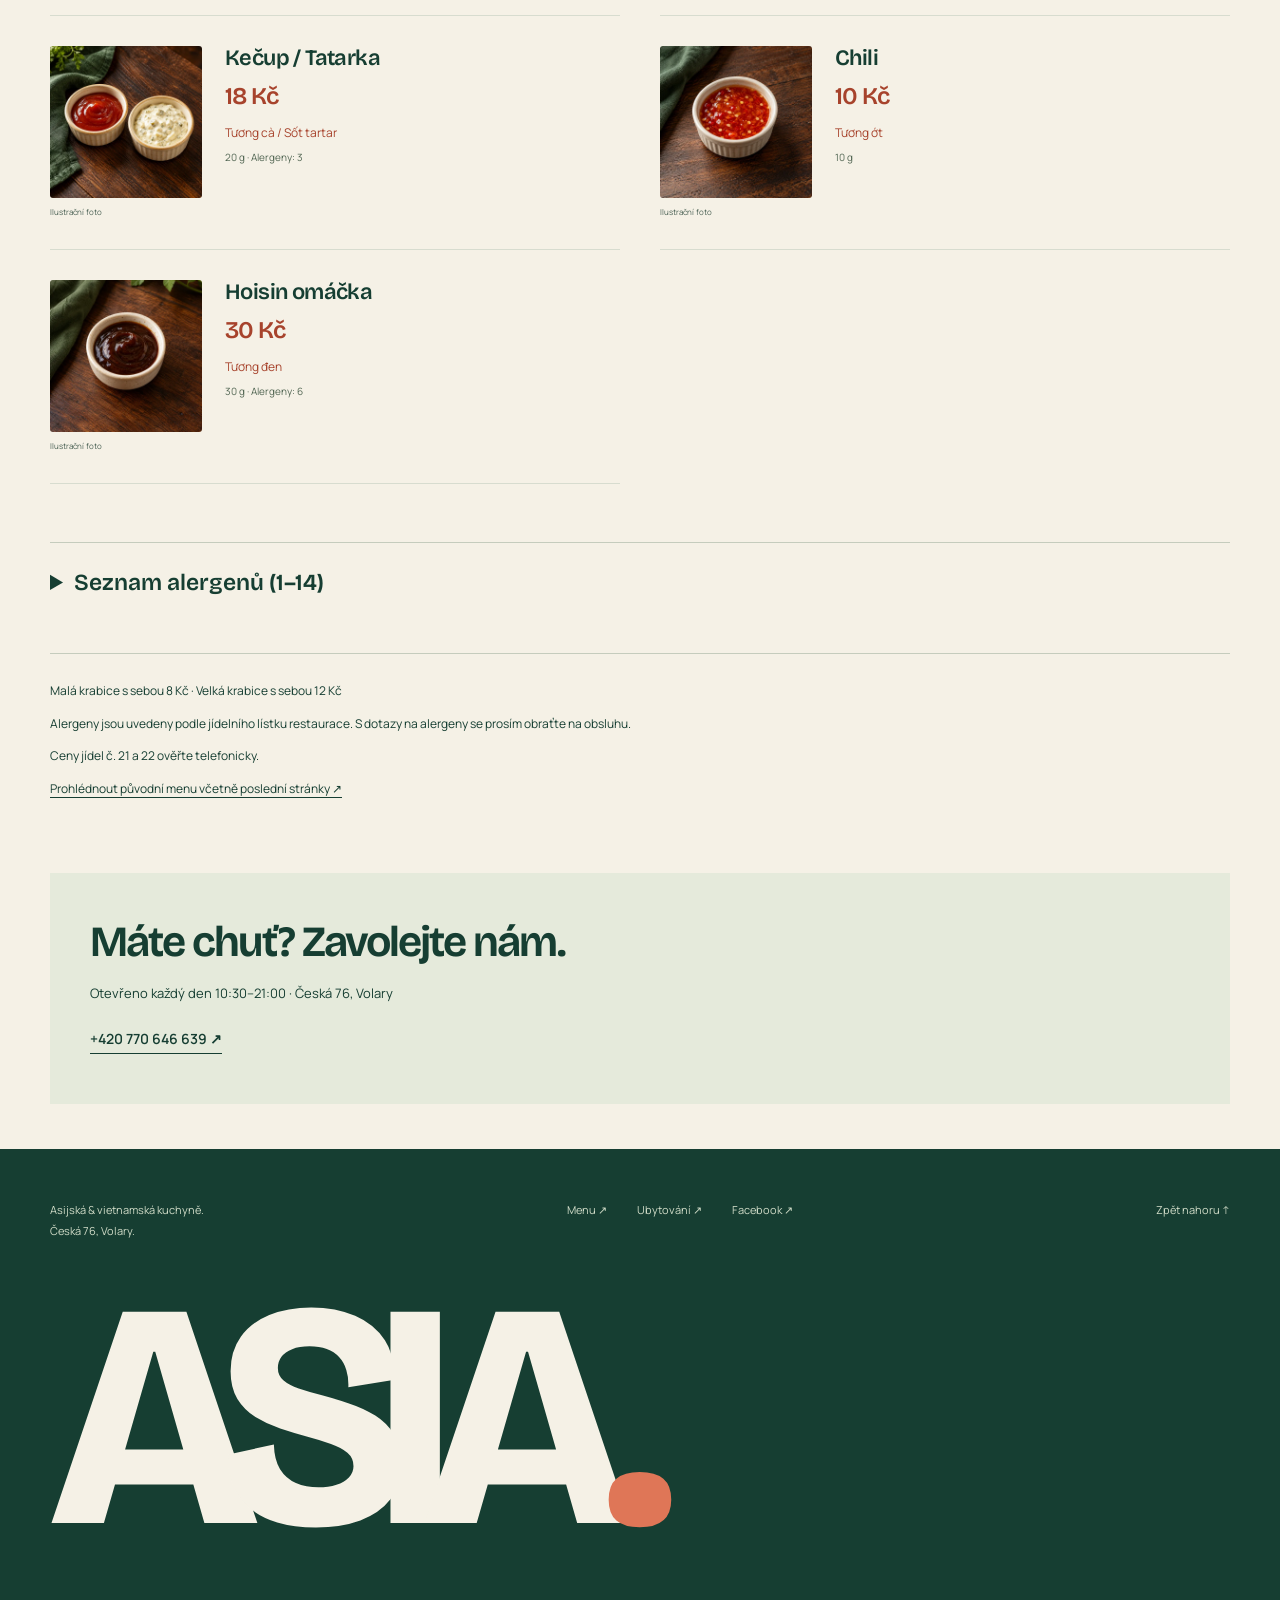
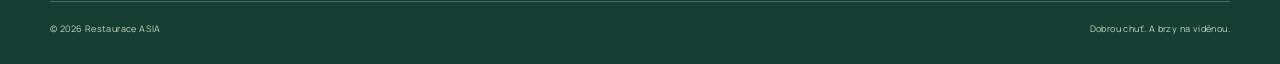
<file: menu.html>
<!doctype html>
<html lang="cs" class="menu-route"><head><meta charset="utf-8"><meta name="viewport" content="width=device-width, initial-scale=1"><meta name="theme-color" content="#163e32"><title>Menu · Restaurace ASIA, Volary</title><meta name="description" content="Kompletní jídelní lístek Restaurace ASIA: polévky, závitky, vietnamská a asijská jídla, přílohy a dezerty. Česká 76, Volary."><link rel="icon" href="./assets/favicon.svg" type="image/svg+xml"><link rel="preload" href="./fonts/Bricolage.woff2" as="font" type="font/woff2" crossorigin><link rel="stylesheet" href="./styles.css"><script src="./app.js" defer></script></head>
<body class="menu-page"><a class="skip-link" href="#main">Přejít k obsahu</a>  <header class="site-header frame">
    <nav class="nav-left" aria-label="Hlavní navigace"><a href="./index.html#o-nas">O nás</a><a href="./menu.html" aria-current="page">Menu</a><a href="./index.html#ubytovani">Ubytování</a></nav>
    <a class="brand" href="./index.html" aria-label="Restaurace ASIA — úvod"><span class="brand-kicker">RESTAURACE</span><span class="brand-name">ASIA<span class="brand-dot">.</span></span></a>
    <nav class="nav-right" aria-label="Další navigace"><a href="./index.html#galerie">Galerie</a><a href="./index.html#kontakt">Kontakt</a><a class="nav-order" href="tel:+420770646639">Objednat <span aria-hidden="true">↗</span></a></nav>
    <button class="nav-toggle" type="button" aria-label="Otevřít navigaci" aria-expanded="false" aria-controls="mobile-nav"><span></span><span></span><span></span></button>
    <nav id="mobile-nav" class="mobile-nav" aria-label="Navigace na telefonu" hidden><a href="./index.html#o-nas">O nás</a><a href="./menu.html" aria-current="page">Menu</a><a href="./index.html#galerie">Galerie</a><a href="./index.html#ubytovani">Ubytování</a><a href="./index.html#kontakt">Kontakt</a><a class="mobile-order" href="tel:+420770646639">Objednat telefonicky ↗</a></nav>
  </header>
<main id="main" class="menu-document"><div class="menu-document-header frame"><p class="eyebrow">Restaurace ASIA · Volary</p><h1>Jídelní lístek</h1><p>Asijská a vietnamská kuchyně. Všechny ceny v Kč.</p><p class="menu-image-note">U každého jídla najdete fotografii pro snazší výběr. Snímky označené „Ilustrační foto“ jsou vytvořené pomocí AI; skutečné servírování se může lišit. U jídel s více variantami je vyobrazená varianta uvedena u fotografie.</p><div class="document-links"><a class="text-link" href="./assets/menu-restaurace-asia.pdf" target="_blank" rel="noopener">Původní jídelní lístek (PDF) ↗</a><a class="text-link" href="tel:+420770646639">Objednat telefonicky ↗</a></div></div><nav class="menu-category-nav" aria-label="Kategorie jídelního lístku"><a href="#menu-soups">Polévky</a><a href="#menu-starters">Předkrmy</a><a href="#menu-salads">Saláty</a><a href="#menu-main">Hlavní jídla</a><a href="#menu-hotplate">Na horké plotýnce / Mini horký hrnec</a><a href="#menu-vegetarian">Vegetariánská jídla</a><a href="#menu-desserts">Dezerty</a><a href="#menu-sides">Přílohy</a></nav><div class="menu-paper"><div class="frame"><section class="menu-category" id="menu-soups" aria-labelledby="heading-soups"><h2 id="heading-soups">Polévky</h2><div class="menu-category-dishes"><article class="document-dish" id="dish-1" data-menu-id="1"><figure class="dish-photo"><img src="./assets/dishes/1.webp" alt="Polévka se skleněnými nudlemi a kuřecím masem" width="640" height="640" loading="lazy" decoding="async"><figcaption>Ilustrační foto</figcaption></figure><div class="dish-heading"><h3>1. Polévka se skleněnými nudlemi a kuřecím masem</h3><span class="dish-price">65 Kč</span></div><p class="dish-meta"><span class="dish-vietnamese">Súp miến gà</span>150 ml</p></article><article class="document-dish" id="dish-2" data-menu-id="2"><figure class="dish-photo"><img src="./assets/dishes/2.webp" alt="Pekingská polévka" width="640" height="640" loading="lazy" decoding="async"><figcaption>Ilustrační foto</figcaption></figure><div class="dish-heading"><h3>2. Pekingská polévka</h3><span class="dish-price">55 Kč</span></div><p class="dish-meta"><span class="dish-vietnamese">Súp Bắc Kinh</span>150 ml · Alergeny: 1, 3</p></article><article class="document-dish" id="dish-3" data-menu-id="3"><figure class="dish-photo"><img src="./assets/dishes/3.webp" alt="Zeleninová polévka" width="640" height="640" loading="lazy" decoding="async"><figcaption>Ilustrační foto</figcaption></figure><div class="dish-heading"><h3>3. Zeleninová polévka</h3><span class="dish-price">45 Kč</span></div><p class="dish-meta"><span class="dish-vietnamese">Súp rau</span>150 ml</p></article></div></section><section class="menu-category" id="menu-starters" aria-labelledby="heading-starters"><h2 id="heading-starters">Předkrmy</h2><div class="menu-category-dishes"><article class="document-dish" id="dish-4" data-menu-id="4"><figure class="dish-photo"><img src="./assets/fresh-rolls.webp" alt="Čerstvé jarní závitky" width="640" height="640" loading="lazy" decoding="async"><figcaption>Foto restaurace</figcaption></figure><div class="dish-heading"><h3>4. Čerstvé jarní závitky</h3><span class="dish-price">90 Kč</span></div><p class="dish-meta"><span class="dish-vietnamese">Gỏi cuốn</span>2 ks · Alergeny: 2, 3</p></article><article class="document-dish" id="dish-5" data-menu-id="5"><figure class="dish-photo"><img src="./assets/dishes/5.webp" alt="Smažené závitky" width="640" height="640" loading="lazy" decoding="async"><figcaption>Ilustrační foto</figcaption></figure><div class="dish-heading"><h3>5. Smažené závitky</h3><span class="dish-price">105 Kč</span></div><p class="dish-meta"><span class="dish-vietnamese">Nem rán</span>3 ks · Alergeny: 1, 3</p></article><article class="document-dish" id="dish-6" data-menu-id="6"><figure class="dish-photo"><img src="./assets/dishes/6.webp" alt="Mini veganské závitky" width="640" height="640" loading="lazy" decoding="async"><figcaption>Ilustrační foto</figcaption></figure><div class="dish-heading"><h3>6. Mini veganské závitky</h3><span class="dish-price">100 Kč</span></div><p class="dish-meta"><span class="dish-vietnamese">Nem chay mini</span>10 ks · Alergeny: 1, 3</p></article><article class="document-dish" id="dish-7" data-menu-id="7"><figure class="dish-photo"><img src="./assets/dishes/7.webp" alt="Smažené krevety obalované kokosovou strouhankou" width="640" height="640" loading="lazy" decoding="async"><figcaption>Ilustrační foto</figcaption></figure><div class="dish-heading"><h3>7. Smažené krevety obalované kokosovou strouhankou</h3><span class="dish-price">115 Kč</span></div><p class="dish-meta"><span class="dish-vietnamese">Tôm chiên xù dừa</span>5 ks · Alergeny: 1, 2, 3</p></article><article class="document-dish" id="dish-8" data-menu-id="8"><figure class="dish-photo"><img src="./assets/dishes/8.webp" alt="Smažené obalované krevety" width="640" height="640" loading="lazy" decoding="async"><figcaption>Ilustrační foto</figcaption></figure><div class="dish-heading"><h3>8. Smažené obalované krevety</h3><span class="dish-price">135 Kč</span></div><p class="dish-meta"><span class="dish-vietnamese">Tôm chiên xù</span>3 ks · Alergeny: 1, 2, 3</p></article><article class="document-dish" id="dish-9" data-menu-id="9"><figure class="dish-photo"><img src="./assets/dishes/9.webp" alt="Krevetové knedlíčky" width="640" height="640" loading="lazy" decoding="async"><figcaption>Ilustrační foto</figcaption></figure><div class="dish-heading"><h3>9. Krevetové knedlíčky</h3><span class="dish-price">115 Kč</span></div><p class="dish-meta"><span class="dish-vietnamese">Há cảo tôm</span>5 ks · Alergeny: 2</p></article><article class="document-dish" id="dish-10" data-menu-id="10"><figure class="dish-photo"><img src="./assets/dishes/10.webp" alt="Hamburger se smaženým sýrem" width="640" height="640" loading="lazy" decoding="async"><figcaption>Ilustrační foto</figcaption></figure><div class="dish-heading"><h3>10. Hamburger se smaženým sýrem</h3><span class="dish-price">120 Kč</span></div><p class="dish-meta"><span class="dish-vietnamese">Hamburger phô mai chiên</span>120 g · Alergeny: 1, 3, 7</p></article></div></section><section class="menu-category" id="menu-salads" aria-labelledby="heading-salads"><h2 id="heading-salads">Saláty</h2><div class="menu-category-dishes"><article class="document-dish" id="dish-11" data-menu-id="11"><figure class="dish-photo"><img src="./assets/dishes/11.webp" alt="Míchaný salát" width="640" height="640" loading="lazy" decoding="async"><figcaption>Ilustrační foto</figcaption></figure><div class="dish-heading"><h3>11. Míchaný salát</h3><span class="dish-price">75 Kč</span></div><p class="dish-meta"><span class="dish-vietnamese">Salad trộn</span>130 g</p></article><article class="document-dish" id="dish-12" data-menu-id="12"><figure class="dish-photo"><img src="./assets/dishes/12.webp" alt="Kuřecí salát" width="640" height="640" loading="lazy" decoding="async"><figcaption>Ilustrační foto</figcaption></figure><div class="dish-heading"><h3>12. Kuřecí salát</h3><span class="dish-price">125 Kč</span></div><p class="dish-meta"><span class="dish-vietnamese">Salad gà</span>130 g</p></article></div></section><section class="menu-category" id="menu-main" aria-labelledby="heading-main"><h2 id="heading-main">Hlavní jídla</h2><div class="menu-category-dishes"><article class="document-dish" id="dish-13" data-menu-id="13"><figure class="dish-photo"><img src="./assets/dishes/13.webp" alt="Nudlová polévka Pho / Bun — Hovězí maso" width="640" height="640" loading="lazy" decoding="async"><figcaption>Ilustrační foto · Hovězí maso</figcaption></figure><div class="dish-heading"><h3>13. Nudlová polévka Pho / Bun</h3></div><p class="dish-meta"><span class="dish-vietnamese">Phở / Bún nước</span>350 ml</p><ul class="variant-list"><li><span>Kuřecí maso</span><span class="variant-price">185 Kč</span></li><li><span>Hovězí maso</span><span class="variant-price">185 Kč</span></li></ul></article><article class="document-dish" id="dish-14" data-menu-id="14"><figure class="dish-photo"><img src="./assets/dishes/14.webp" alt="Bun Nam Bo — Hovězí maso" width="640" height="640" loading="lazy" decoding="async"><figcaption>Ilustrační foto · Hovězí maso</figcaption></figure><div class="dish-heading"><h3>14. Bun Nam Bo</h3></div><p class="dish-meta"><span class="dish-vietnamese">Bún Nam Bộ</span>250 g · Alergeny: 5</p><ul class="variant-list"><li><span>Hovězí maso</span><span class="variant-price">185 Kč</span></li><li><span>Tofu · Alergeny: 6</span><span class="variant-price">185 Kč</span></li><li><span>Smažené závitky · Alergeny: 1, 3</span><span class="variant-price">185 Kč</span></li></ul></article><article class="document-dish" id="dish-15" data-menu-id="15"><figure class="dish-photo"><img src="./assets/dishes/15.webp" alt="Smažené nudle — Kuřecí maso" width="640" height="640" loading="lazy" decoding="async"><figcaption>Ilustrační foto · Kuřecí maso</figcaption></figure><div class="dish-heading"><h3>15. Smažené nudle</h3></div><p class="dish-meta"><span class="dish-vietnamese">Mì xào</span>250 g · Alergeny: 1, 3, 6</p><ul class="variant-list"><li><span>Kuřecí maso</span><span class="variant-price">150 Kč</span></li><li><span>Vepřové maso</span><span class="variant-price">160 Kč</span></li><li><span>Hovězí maso</span><span class="variant-price">175 Kč</span></li><li><span>Krevety · Alergeny: 2</span><span class="variant-price">180 Kč</span></li><li><span>Kachní maso</span><span class="variant-price">245 Kč</span></li><li><span>Tofu · Alergeny: 6</span><span class="variant-price">150 Kč</span></li></ul></article><article class="document-dish" id="dish-16" data-menu-id="16"><figure class="dish-photo"><img src="./assets/dishes/16.webp" alt="Smažená rýže — Kuřecí maso" width="640" height="640" loading="lazy" decoding="async"><figcaption>Ilustrační foto · Kuřecí maso</figcaption></figure><div class="dish-heading"><h3>16. Smažená rýže</h3></div><p class="dish-meta"><span class="dish-vietnamese">Cơm chiên</span>250 g · Alergeny: 1, 3</p><ul class="variant-list"><li><span>Kuřecí maso</span><span class="variant-price">155 Kč</span></li><li><span>Vepřové maso</span><span class="variant-price">165 Kč</span></li><li><span>Hovězí maso</span><span class="variant-price">175 Kč</span></li><li><span>Krevety · Alergeny: 2</span><span class="variant-price">190 Kč</span></li><li><span>Kachní maso</span><span class="variant-price">245 Kč</span></li><li><span>Tofu · Alergeny: 6</span><span class="variant-price">155 Kč</span></li></ul></article><article class="document-dish" id="dish-17" data-menu-id="17"><figure class="dish-photo"><img src="./assets/rice-noodles.webp" alt="Smažené rýžové nudle — Vepřové maso" width="640" height="640" loading="lazy" decoding="async"><figcaption>Foto restaurace · Vepřové maso</figcaption></figure><div class="dish-heading"><h3>17. Smažené rýžové nudle</h3></div><p class="dish-meta"><span class="dish-vietnamese">Bún xào</span>250 g · Alergeny: 3</p><ul class="variant-list"><li><span>Kuřecí maso</span><span class="variant-price">165 Kč</span></li><li><span>Vepřové maso</span><span class="variant-price">175 Kč</span></li><li><span>Hovězí maso</span><span class="variant-price">185 Kč</span></li><li><span>Krevety · Alergeny: 2</span><span class="variant-price">190 Kč</span></li><li><span>Kachní maso</span><span class="variant-price">245 Kč</span></li><li><span>Tofu · Alergeny: 6</span><span class="variant-price">165 Kč</span></li></ul></article><article class="document-dish" id="dish-18" data-menu-id="18"><figure class="dish-photo"><img src="./assets/dishes/18.webp" alt="Smažené skleněné nudle — Kuřecí maso" width="640" height="640" loading="lazy" decoding="async"><figcaption>Ilustrační foto · Kuřecí maso</figcaption></figure><div class="dish-heading"><h3>18. Smažené skleněné nudle</h3></div><p class="dish-meta"><span class="dish-vietnamese">Miến xào</span>250 g · Alergeny: 3</p><ul class="variant-list"><li><span>Kuřecí maso</span><span class="variant-price">165 Kč</span></li><li><span>Vepřové maso</span><span class="variant-price">179 Kč</span></li><li><span>Hovězí maso</span><span class="variant-price">185 Kč</span></li><li><span>Krevety · Alergeny: 2</span><span class="variant-price">190 Kč</span></li><li><span>Kachní maso</span><span class="variant-price">245 Kč</span></li><li><span>Tofu · Alergeny: 6</span><span class="variant-price">165 Kč</span></li></ul></article><article class="document-dish" id="dish-19" data-menu-id="19"><figure class="dish-photo"><img src="./assets/dishes/19.webp" alt="Kung Pao s rýží — Kuřecí maso" width="640" height="640" loading="lazy" decoding="async"><figcaption>Ilustrační foto · Kuřecí maso</figcaption></figure><div class="dish-heading"><h3>19. Kung Pao s rýží</h3></div><p class="dish-meta"><span class="dish-vietnamese">Kung Pao với cơm</span>250 g · Alergeny: 1, 5, 6</p><ul class="variant-list"><li><span>Kuřecí maso</span><span class="variant-price">175 Kč</span></li><li><span>Vepřové maso</span><span class="variant-price">180 Kč</span></li><li><span>Hovězí maso</span><span class="variant-price">185 Kč</span></li><li><span>Krevety · Alergeny: 2</span><span class="variant-price">190 Kč</span></li><li><span>Tofu · Alergeny: 6</span><span class="variant-price">175 Kč</span></li></ul></article><article class="document-dish" id="dish-20" data-menu-id="20"><figure class="dish-photo"><img src="./assets/dishes/20.webp" alt="Restovaná zelenina s masem a rýží — Kuřecí maso" width="640" height="640" loading="lazy" decoding="async"><figcaption>Ilustrační foto · Kuřecí maso</figcaption></figure><div class="dish-heading"><h3>20. Restovaná zelenina s masem a rýží</h3></div><p class="dish-meta"><span class="dish-vietnamese">Rau xào với cơm và thịt</span>250 g · Alergeny: 6</p><ul class="variant-list"><li><span>Kuřecí maso</span><span class="variant-price">170 Kč</span></li><li><span>Vepřové maso</span><span class="variant-price">185 Kč</span></li><li><span>Hovězí maso</span><span class="variant-price">185 Kč</span></li><li><span>Krevety · Alergeny: 2</span><span class="variant-price">185 Kč</span></li></ul></article><article class="document-dish" id="dish-21" data-menu-id="21"><figure class="dish-photo"><img src="./assets/dishes/21.webp" alt="Pikantní se zeleninou a rýží — Kuřecí maso" width="640" height="640" loading="lazy" decoding="async"><figcaption>Ilustrační foto · Kuřecí maso</figcaption></figure><div class="dish-heading"><h3>21. Pikantní se zeleninou a rýží</h3></div><p class="dish-meta"><span class="dish-vietnamese">Món cay với rau và cơm</span>250 g</p><ul class="variant-list"><li><span>Kuřecí maso</span><span class="variant-price">Cena na dotaz</span></li><li><span>Vepřové maso</span><span class="variant-price">Cena na dotaz</span></li><li><span>Hovězí maso</span><span class="variant-price">Cena na dotaz</span></li><li><span>Krevety · Alergeny: 2</span><span class="variant-price">Cena na dotaz</span></li><li><span>Kachní maso</span><span class="variant-price">Cena na dotaz</span></li><li><span>Tofu · Alergeny: 6</span><span class="variant-price">Cena na dotaz</span></li></ul></article><article class="document-dish" id="dish-22" data-menu-id="22"><figure class="dish-photo"><img src="./assets/dishes/22.webp" alt="Křupavá kachna se zeleninou a rýží" width="640" height="640" loading="lazy" decoding="async"><figcaption>Ilustrační foto</figcaption></figure><div class="dish-heading"><h3>22. Křupavá kachna se zeleninou a rýží</h3><span class="dish-price">Cena na dotaz</span></div><p class="dish-meta"><span class="dish-vietnamese">Vịt chiên giòn với rau và cơm</span>250 g · Alergeny: 1, 6</p></article><article class="document-dish" id="dish-23" data-menu-id="23"><figure class="dish-photo"><img src="./assets/dishes/23.webp" alt="Kari se zeleninou a rýží — Kuřecí maso" width="640" height="640" loading="lazy" decoding="async"><figcaption>Ilustrační foto · Kuřecí maso</figcaption></figure><div class="dish-heading"><h3>23. Kari se zeleninou a rýží</h3></div><p class="dish-meta"><span class="dish-vietnamese">Cà ri với rau và cơm</span>250 g · Alergeny: 7</p><ul class="variant-list"><li><span>Kuřecí maso</span><span class="variant-price">175 Kč</span></li><li><span>Vepřové maso</span><span class="variant-price">175 Kč</span></li><li><span>Hovězí maso</span><span class="variant-price">185 Kč</span></li><li><span>Krevety · Alergeny: 2</span><span class="variant-price">190 Kč</span></li><li><span>Kachní maso</span><span class="variant-price">235 Kč</span></li><li><span>Tofu · Alergeny: 6</span><span class="variant-price">175 Kč</span></li></ul></article><article class="document-dish" id="dish-24" data-menu-id="24"><figure class="dish-photo"><img src="./assets/dishes/24.webp" alt="Kuřecí řízek s hranolkami" width="640" height="640" loading="lazy" decoding="async"><figcaption>Ilustrační foto</figcaption></figure><div class="dish-heading"><h3>24. Kuřecí řízek s hranolkami</h3><span class="dish-price">195 Kč</span></div><p class="dish-meta"><span class="dish-vietnamese">Gà chiên xù với khoai tây chiên</span>250 g · Alergeny: 1, 3</p></article><article class="document-dish" id="dish-25" data-menu-id="25"><figure class="dish-photo"><img src="./assets/dishes/25.webp" alt="Smažený sýr s hranolkami" width="640" height="640" loading="lazy" decoding="async"><figcaption>Ilustrační foto</figcaption></figure><div class="dish-heading"><h3>25. Smažený sýr s hranolkami</h3><span class="dish-price">165 Kč</span></div><p class="dish-meta"><span class="dish-vietnamese">Phô mai chiên với khoai tây chiên</span>250 g · Alergeny: 1, 3, 7</p></article><article class="document-dish" id="dish-26" data-menu-id="26"><figure class="dish-photo"><img src="./assets/dishes/26.webp" alt="Voňavé a křehké kuře s rýží" width="640" height="640" loading="lazy" decoding="async"><figcaption>Ilustrační foto</figcaption></figure><div class="dish-heading"><h3>26. Voňavé a křehké kuře s rýží</h3><span class="dish-price">185 Kč</span></div><p class="dish-meta"><span class="dish-vietnamese">Gà thơm mềm với cơm</span>250 g · Alergeny: 1, 3, 6</p></article><article class="document-dish" id="dish-27" data-menu-id="27"><figure class="dish-photo"><img src="./assets/dishes/27.webp" alt="Smažené kuřecí kousky s hranolkami" width="640" height="640" loading="lazy" decoding="async"><figcaption>Ilustrační foto</figcaption></figure><div class="dish-heading"><h3>27. Smažené kuřecí kousky s hranolkami</h3><span class="dish-price">175 Kč</span></div><p class="dish-meta"><span class="dish-vietnamese">Gà chiên miếng với khoai tây chiên</span>250 g · Alergeny: 1, 3</p></article><article class="document-dish" id="dish-35" data-menu-id="35"><figure class="dish-photo"><img src="./assets/dishes/35.webp" alt="Sladkokyselá omáčka se zeleninou a rýží — Kuřecí maso" width="640" height="640" loading="lazy" decoding="async"><figcaption>Ilustrační foto · Kuřecí maso</figcaption></figure><div class="dish-heading"><h3>35. Sladkokyselá omáčka se zeleninou a rýží</h3></div><p class="dish-meta"><span class="dish-vietnamese">Sốt chua ngọt với rau và cơm</span>250 g</p><ul class="variant-list"><li><span>Kuřecí maso</span><span class="variant-price">175 Kč</span></li><li><span>Vepřové maso</span><span class="variant-price">175 Kč</span></li><li><span>Hovězí maso</span><span class="variant-price">185 Kč</span></li><li><span>Krevety · Alergeny: 2</span><span class="variant-price">190 Kč</span></li><li><span>Tofu · Alergeny: 6</span><span class="variant-price">175 Kč</span></li><li><span>Smažené kuřecí kousky · Alergeny: 1, 3</span><span class="variant-price">175 Kč</span></li></ul></article><article class="document-dish" id="dish-36" data-menu-id="36"><figure class="dish-photo"><img src="./assets/dishes/36.webp" alt="Houby s rýží — Kuřecí maso" width="640" height="640" loading="lazy" decoding="async"><figcaption>Ilustrační foto · Kuřecí maso</figcaption></figure><div class="dish-heading"><h3>36. Houby s rýží</h3></div><p class="dish-meta"><span class="dish-vietnamese">Nấm và cơm</span>250 g</p><ul class="variant-list"><li><span>Kuřecí maso</span><span class="variant-price">175 Kč</span></li><li><span>Vepřové maso</span><span class="variant-price">175 Kč</span></li><li><span>Hovězí maso</span><span class="variant-price">185 Kč</span></li><li><span>Krevety · Alergeny: 2</span><span class="variant-price">195 Kč</span></li><li><span>Kachní maso</span><span class="variant-price">245 Kč</span></li><li><span>Tofu · Alergeny: 6</span><span class="variant-price">175 Kč</span></li></ul></article><article class="document-dish" id="dish-37" data-menu-id="37"><figure class="dish-photo"><img src="./assets/dishes/37.webp" alt="Bún chả – grilované vepřové maso s rýžovými nudlemi" width="640" height="640" loading="lazy" decoding="async"><figcaption>Ilustrační foto</figcaption></figure><div class="dish-heading"><h3>37. Bún chả – grilované vepřové maso s rýžovými nudlemi</h3><span class="dish-price">189 Kč</span></div><p class="dish-meta"><span class="dish-vietnamese">Bún chả</span>250 g</p></article><article class="document-dish" id="dish-38" data-menu-id="38"><figure class="dish-photo"><img src="./assets/dishes/38.webp" alt="Po thajsku se zeleninou a rýží — Kuřecí maso" width="640" height="640" loading="lazy" decoding="async"><figcaption>Ilustrační foto · Kuřecí maso</figcaption></figure><div class="dish-heading"><h3>38. Po thajsku se zeleninou a rýží</h3></div><p class="dish-meta"><span class="dish-vietnamese">Món Thái với rau và cơm</span>250 g</p><ul class="variant-list"><li><span>Kuřecí maso</span><span class="variant-price">179 Kč</span></li><li><span>Vepřové maso</span><span class="variant-price">185 Kč</span></li><li><span>Hovězí maso</span><span class="variant-price">190 Kč</span></li><li><span>Krevety · Alergeny: 2</span><span class="variant-price">195 Kč</span></li><li><span>Kachní maso</span><span class="variant-price">245 Kč</span></li><li><span>Tofu · Alergeny: 6</span><span class="variant-price">179 Kč</span></li></ul></article></div></section><section class="menu-category" id="menu-hotplate" aria-labelledby="heading-hotplate"><h2 id="heading-hotplate">Na horké plotýnce / Mini horký hrnec</h2><div class="menu-category-dishes"><article class="document-dish" id="dish-28" data-menu-id="28"><figure class="dish-photo"><img src="./assets/dishes/28.webp" alt="3 druhy masa se zeleninou a rýží" width="640" height="640" loading="lazy" decoding="async"><figcaption>Ilustrační foto</figcaption></figure><div class="dish-heading"><h3>28. 3 druhy masa se zeleninou a rýží</h3><span class="dish-price">265 Kč</span></div><p class="dish-meta"><span class="dish-vietnamese">Ba loại thịt với rau và cơm</span>350 g · Alergeny: 6</p></article><article class="document-dish" id="dish-29" data-menu-id="29"><figure class="dish-photo"><img src="./assets/dishes/29.webp" alt="Křupavá kachna se zeleninou a rýží" width="640" height="640" loading="lazy" decoding="async"><figcaption>Ilustrační foto</figcaption></figure><div class="dish-heading"><h3>29. Křupavá kachna se zeleninou a rýží</h3><span class="dish-price">255 Kč</span></div><p class="dish-meta"><span class="dish-vietnamese">Vịt chiên giòn với rau và cơm</span>350 g · Alergeny: 6</p></article><article class="document-dish" id="dish-30" data-menu-id="30"><figure class="dish-photo"><img src="./assets/dishes/30.webp" alt="Krevety s tofu, zeleninou a rýží" width="640" height="640" loading="lazy" decoding="async"><figcaption>Ilustrační foto</figcaption></figure><div class="dish-heading"><h3>30. Krevety s tofu, zeleninou a rýží</h3><span class="dish-price">265 Kč</span></div><p class="dish-meta"><span class="dish-vietnamese">Tôm với đậu phụ, rau và cơm</span>350 g · Alergeny: 2, 6</p></article></div></section><section class="menu-category" id="menu-vegetarian" aria-labelledby="heading-vegetarian"><h2 id="heading-vegetarian">Vegetariánská jídla</h2><div class="menu-category-dishes"><article class="document-dish" id="dish-31" data-menu-id="31"><figure class="dish-photo"><img src="./assets/dishes/31.webp" alt="Restovaná zelenina s rýží" width="640" height="640" loading="lazy" decoding="async"><figcaption>Ilustrační foto</figcaption></figure><div class="dish-heading"><h3>31. Restovaná zelenina s rýží</h3><span class="dish-price">160 Kč</span></div><p class="dish-meta"><span class="dish-vietnamese">Rau xào với cơm</span>250 g · Alergeny: 6</p></article><article class="document-dish" id="dish-32" data-menu-id="32"><figure class="dish-photo"><img src="./assets/dishes/32.webp" alt="Restovaná zelenina s tofu a rýží" width="640" height="640" loading="lazy" decoding="async"><figcaption>Ilustrační foto</figcaption></figure><div class="dish-heading"><h3>32. Restovaná zelenina s tofu a rýží</h3><span class="dish-price">175 Kč</span></div><p class="dish-meta"><span class="dish-vietnamese">Rau xào với đậu phụ và cơm</span>250 g · Alergeny: 6</p></article></div></section><section class="menu-category" id="menu-desserts" aria-labelledby="heading-desserts"><h2 id="heading-desserts">Dezerty</h2><div class="menu-category-dishes"><article class="document-dish" id="dish-33" data-menu-id="33"><figure class="dish-photo"><img src="./assets/dishes/33.webp" alt="Smažený banán" width="640" height="640" loading="lazy" decoding="async"><figcaption>Ilustrační foto</figcaption></figure><div class="dish-heading"><h3>33. Smažený banán</h3><span class="dish-price">85 Kč</span></div><p class="dish-meta"><span class="dish-vietnamese">Chuối chiên</span>80 g · Alergeny: 1</p></article><article class="document-dish" id="dish-34" data-menu-id="34"><figure class="dish-photo"><img src="./assets/dishes/34.webp" alt="Krevetové lupínky" width="640" height="640" loading="lazy" decoding="async"><figcaption>Ilustrační foto</figcaption></figure><div class="dish-heading"><h3>34. Krevetové lupínky</h3><span class="dish-price">85 Kč</span></div><p class="dish-meta"><span class="dish-vietnamese">Phồng tôm</span>50 g · Alergeny: 2</p></article></div></section><section class="menu-category" id="menu-sides" aria-labelledby="heading-sides"><h2 id="heading-sides">Přílohy</h2><div class="menu-category-dishes"><article class="document-dish" id="dish-rice" data-menu-id="rice"><figure class="dish-photo"><img src="./assets/dishes/rice.webp" alt="Bílá rýže" width="640" height="640" loading="lazy" decoding="async"><figcaption>Ilustrační foto</figcaption></figure><div class="dish-heading"><h3>Bílá rýže</h3><span class="dish-price">45 Kč</span></div><p class="dish-meta"><span class="dish-vietnamese">Cơm trắng</span>120 g</p></article><article class="document-dish" id="dish-fries" data-menu-id="fries"><figure class="dish-photo"><img src="./assets/dishes/fries.webp" alt="Hranolky" width="640" height="640" loading="lazy" decoding="async"><figcaption>Ilustrační foto</figcaption></figure><div class="dish-heading"><h3>Hranolky</h3><span class="dish-price">45 Kč</span></div><p class="dish-meta"><span class="dish-vietnamese">Khoai tây chiên</span>120 g</p></article><article class="document-dish" id="dish-croquettes" data-menu-id="croquettes"><figure class="dish-photo"><img src="./assets/dishes/croquettes.webp" alt="Krokety" width="640" height="640" loading="lazy" decoding="async"><figcaption>Ilustrační foto</figcaption></figure><div class="dish-heading"><h3>Krokety</h3><span class="dish-price">50 Kč</span></div><p class="dish-meta"><span class="dish-vietnamese">Khoai tây viên chiên</span>120 g</p></article><article class="document-dish" id="dish-noodles" data-menu-id="noodles"><figure class="dish-photo"><img src="./assets/dishes/noodles.webp" alt="Nudle" width="640" height="640" loading="lazy" decoding="async"><figcaption>Ilustrační foto</figcaption></figure><div class="dish-heading"><h3>Nudle</h3><span class="dish-price">65 Kč</span></div><p class="dish-meta"><span class="dish-vietnamese">Mì</span>120 g · Alergeny: 1</p></article><article class="document-dish" id="dish-sauce" data-menu-id="sauce"><figure class="dish-photo"><img src="./assets/dishes/sauce.webp" alt="Kečup / Tatarka" width="640" height="640" loading="lazy" decoding="async"><figcaption>Ilustrační foto</figcaption></figure><div class="dish-heading"><h3>Kečup / Tatarka</h3><span class="dish-price">18 Kč</span></div><p class="dish-meta"><span class="dish-vietnamese">Tương cà / Sốt tartar</span>20 g · Alergeny: 3</p></article><article class="document-dish" id="dish-chilli" data-menu-id="chilli"><figure class="dish-photo"><img src="./assets/dishes/chilli.webp" alt="Chili" width="640" height="640" loading="lazy" decoding="async"><figcaption>Ilustrační foto</figcaption></figure><div class="dish-heading"><h3>Chili</h3><span class="dish-price">10 Kč</span></div><p class="dish-meta"><span class="dish-vietnamese">Tương ớt</span>10 g</p></article><article class="document-dish" id="dish-hoisin" data-menu-id="hoisin"><figure class="dish-photo"><img src="./assets/dishes/hoisin.webp" alt="Hoisin omáčka" width="640" height="640" loading="lazy" decoding="async"><figcaption>Ilustrační foto</figcaption></figure><div class="dish-heading"><h3>Hoisin omáčka</h3><span class="dish-price">30 Kč</span></div><p class="dish-meta"><span class="dish-vietnamese">Tương đen</span>30 g · Alergeny: 6</p></article></div></section><details class="menu-allergens"><summary>Seznam alergenů (1–14)</summary><ol><li>Obiloviny obsahující lepek</li><li>Korýši</li><li>Vejce</li><li>Ryby</li><li>Podzemnice olejná (arašídy)</li><li>Sójové boby (sója)</li><li>Mléko</li><li>Skořápkové plody</li><li>Celer</li><li>Hořčice</li><li>Sezamová semena</li><li>Oxid siřičitý a siřičitany</li><li>Vlčí bob (lupina)</li><li>Měkkýši</li></ol><a href="./assets/allergens.jpg" target="_blank" rel="noopener">Prohlédnout seznam restaurace ↗</a></details><div class="menu-footnotes"><p>Malá krabice s sebou 8 Kč · Velká krabice s sebou 12 Kč</p><p>Alergeny jsou uvedeny podle jídelního lístku restaurace. S dotazy na alergeny se prosím obraťte na obsluhu.</p><p>Ceny jídel č. 21 a 22 ověřte telefonicky.</p><p><a href="./assets/menu-restaurace-asia.pdf" target="_blank" rel="noopener">Prohlédnout původní menu včetně poslední stránky ↗</a></p></div></div></div><div class="menu-callout frame"><h2>Máte chuť? Zavolejte nám.</h2><p>Otevřeno každý den 10:30–21:00 · Česká 76, Volary</p><a class="text-link" href="tel:+420770646639">+420 770 646 639 ↗</a></div></main>  <footer class="site-footer"><div class="frame"><div class="footer-top"><p>Asijská &amp; vietnamská kuchyně.<br>Česká 76, Volary.</p><nav aria-label="Navigace v zápatí"><a href="./menu.html">Menu ↗</a><a href="./index.html#ubytovani">Ubytování ↗</a><a href="https://www.facebook.com/ktngh/?locale=cs_CZ" target="_blank" rel="noopener noreferrer">Facebook ↗</a></nav><a class="footer-top-link" href="./index.html#main">Zpět nahoru ↑</a></div><div class="footer-wordmark" aria-hidden="true">ASIA<span>.</span></div><div class="footer-bottom"><p>© <span data-year>2026</span> Restaurace ASIA</p><p>Dobrou chuť. A brzy na viděnou.</p></div></div></footer>
</body></html>
</file>
<file: styles.css>
@font-face{font-family:Bricolage;src:url('./fonts/Bricolage.woff2') format('woff2');font-weight:200 800;font-stretch:75% 100%;font-style:normal;font-display:swap}
@font-face{font-family:Manrope;src:url('./fonts/body-400.woff2') format('woff2');font-weight:400;font-display:swap}
@font-face{font-family:Manrope;src:url('./fonts/body-500.woff2') format('woff2');font-weight:500;font-display:swap}
@font-face{font-family:Manrope;src:url('./fonts/body-600.woff2') format('woff2');font-weight:600;font-display:swap}
@font-face{font-family:Manrope;src:url('./fonts/body-700.woff2') format('woff2');font-weight:700;font-display:swap}
:root{--green:#163e32;--paper:#f5f1e6;--sage:#e5eadb;--coral:#df7657;--rust:#a7432c;--wood:#e6d9c4;--line:#c5ccbd;--width:1180px;--gutter:40px}
*,*::before,*::after{box-sizing:border-box}
html{scroll-behavior:smooth;scroll-padding-top:22px}
body{margin:0;background:var(--paper);color:var(--green);font-family:Manrope,Arial,sans-serif;font-size:17px;line-height:1.75;-webkit-font-smoothing:antialiased}
body.home-page{background:var(--green);color:var(--paper)}
body.modal-open{overflow:hidden}
h1,h2,h3,p,figure{margin:0}
h1,h2,h3{font-family:Bricolage,Arial,sans-serif;font-weight:650;line-height:1.08;letter-spacing:-.045em}
a{color:inherit;text-decoration:none}button{font:inherit;color:inherit;border:0;background:none;cursor:pointer}
button,a{-webkit-tap-highlight-color:transparent;touch-action:manipulation}
img{display:block;max-width:100%;height:auto}
::selection{background:var(--coral);color:var(--green)}
:focus-visible{outline:2px solid var(--coral);outline-offset:6px}
.frame{width:min(var(--width),calc(100% - var(--gutter)*2));margin-inline:auto}
.light-surface{background:var(--paper);color:var(--green)}
.sage-surface{background:var(--sage);color:var(--green)}
.warm-surface{background:var(--wood);color:var(--green)}
.eyebrow{font-family:Manrope,Arial,sans-serif;font-size:11px;font-weight:600;line-height:1.6;letter-spacing:1.6px;text-transform:uppercase}
.accent-dot{color:var(--coral)}
.text-link{display:inline-flex;align-items:center;gap:8px;padding-bottom:4px;border-bottom:1px solid currentColor;font-size:14px;font-weight:600;line-height:1.5;transition:color .2s,border-color .2s}
.text-link:hover{color:var(--coral)}
.light-surface .text-link:hover,.sage-surface .text-link:hover,.warm-surface .text-link:hover{color:var(--rust)}
.text-link span,.button span{display:inline-block;transition:transform .2s}
.text-link:hover span,.button:hover span{transform:translate(3px,-3px)}
.button{display:inline-flex;align-items:center;justify-content:space-between;gap:26px;min-height:54px;padding:15px 22px;font-size:12px;line-height:1.4;font-weight:700;letter-spacing:.3px;transition:background .2s,color .2s;white-space:nowrap}
.button>span{font-size:20px;font-weight:400;line-height:1}
.button-paper{background:var(--paper);color:var(--green)}
.button-paper:hover{background:var(--coral)}
.button-green{background:var(--green);color:var(--paper)}
.button-green:hover{background:var(--rust)}
.skip-link{position:fixed;top:-100px;left:12px;z-index:30;background:var(--paper);color:var(--green);padding:10px 18px}
.skip-link:focus{top:12px}
/* A compact masthead: the name has the weight of the real restaurant sign. */
.site-header{position:relative;display:grid;grid-template-columns:1fr 150px 1fr;align-items:center;gap:40px;min-height:122px;border-bottom:1px solid rgb(245 241 230 / .2)}
.brand{display:flex;align-items:center;flex-direction:column;line-height:1}
.brand-kicker{font-size:8px;font-weight:600;letter-spacing:3px;margin-left:4px;margin-bottom:5px}
.brand-name{font-family:Bricolage,Arial,sans-serif;font-size:46px;line-height:1;font-weight:750;letter-spacing:-3px}
.brand-dot{color:var(--coral)}
.nav-left,.nav-right{display:flex;align-items:center;gap:40px;font-size:13px;font-weight:500}
.nav-left{justify-content:flex-start}.nav-right{justify-content:flex-end;gap:29px}
.nav-left>a,.nav-right>a:not(.nav-order){position:relative;padding-block:8px}
.nav-left>a::after,.nav-right>a:not(.nav-order)::after{content:'';position:absolute;left:0;bottom:3px;width:100%;height:1px;background:var(--coral);transform:scaleX(0);transform-origin:left;transition:transform .2s}
.nav-left>a:hover::after,.nav-right>a:hover::after{transform:scaleX(1)}
.nav-order{border:1px solid rgb(245 241 230 / .5);padding:8px 16px;white-space:nowrap}
.nav-order:hover{background:var(--paper);color:var(--green)}
.nav-toggle,.mobile-nav{display:none}.mobile-nav[hidden]{display:none}
/* A food portrait in an architectural arch, anchored to oversized lettering. */
.hero{position:relative;display:grid;grid-template-columns:1.1fr 1fr;gap:80px;align-items:center;padding-top:42px;padding-bottom:92px;min-height:750px}
.hero-copy{padding-bottom:10px}
.hero-copy .eyebrow{display:flex;align-items:center;gap:12px;font-size:11px;letter-spacing:1.2px}
.tiny-flower{font-size:26px;line-height:1;color:var(--coral)}
.hero h1{font-size:106px;line-height:.98;letter-spacing:-4px;margin-top:29px;font-weight:650;font-stretch:90%}
.hero h1>span{display:block;font-size:82px;letter-spacing:-3px;line-height:1.15;color:#edaa8b;margin-top:8px;white-space:nowrap}
.hero-description{font-size:16px;line-height:1.85;margin-top:29px;color:#d8e0d1}
.hero-actions{display:flex;align-items:center;gap:27px;margin-top:33px}
.hero-actions .text-link{font-size:13px;white-space:nowrap}
.hero-hours{display:flex;align-items:center;gap:10px;font-size:11px;color:#cbd5c4;margin-top:31px}
.hero-hours strong{font-weight:600;color:var(--paper);margin-left:9px}
.status-dot{width:5px;height:5px;border-radius:50%;background:#d8c58f}
.hero-art{position:relative;width:100%;justify-self:end;padding-bottom:26px}
.hero-photo{height:565px;overflow:hidden;border-radius:260px 260px 0 0;background:var(--wood)}
.hero-photo>img{width:100%;height:100%;object-fit:cover;object-position:50% 49%}
.hero-art figcaption{font-size:10px;letter-spacing:1px;position:absolute;bottom:0;left:0;text-transform:uppercase;color:#d8e0d1}
.hero-seal{position:absolute;left:-53px;bottom:50px;width:132px;height:132px;transform:rotate(-17deg)}
.hero-greeting{position:absolute;top:16px;right:-25px;font-family:Bricolage,Arial,sans-serif;font-size:27px;font-weight:500;transform:rotate(9deg);color:var(--paper)}
.hero-greeting::after{content:'';display:block;width:47px;height:31px;border-right:1px solid var(--coral);border-bottom:1px solid var(--coral);border-radius:0 0 35px 0;margin:4px 0 0 37px;transform:rotate(13deg)}
.hero-side-note{position:absolute;right:-35px;bottom:80px;writing-mode:vertical-rl;font-size:9px;letter-spacing:2px;color:#b7c8b6}
.taste-ribbon{overflow:hidden;background:var(--coral);color:var(--green);height:62px;display:flex;align-items:center}
.taste-ribbon>div{font-family:Bricolage,Arial,sans-serif;font-size:23px;font-weight:650;white-space:nowrap;letter-spacing:1px;transform:translateX(-16px)}
.taste-ribbon span{margin-inline:36px;font-size:27px}
/* A photographed plate on paper, rather than a rectangle floating on green. */
.intro-layout{display:grid;grid-template-columns:1fr 1fr;align-items:center;gap:90px;padding:114px 0 116px}
.intro-plate{position:relative;align-self:center}
.intro-plate>img{width:100%;aspect-ratio:1;border-radius:50%;object-fit:cover;mix-blend-mode:multiply}
.intro-plate figcaption{font-family:Bricolage,Arial,sans-serif;font-size:16px;font-weight:500;letter-spacing:-.3px;margin-top:27px;text-align:center;transform:rotate(-3deg)}
.intro-plate figcaption span{display:inline-block;font-size:26px;transform:rotate(-20deg);margin-left:10px;color:var(--rust)}
.intro-copy{position:relative;padding-bottom:25px}
.intro-copy h2{font-size:65px;line-height:1.05;margin:24px 0 29px}
.soft-heading{font-weight:450}
.intro-copy>p:not(.eyebrow){font-size:16px;max-width:400px;margin-top:17px;line-height:1.85}
.intro-copy>.text-link{margin-top:28px}
.intro-herb{position:absolute;bottom:-21px;right:-5px;width:120px;height:149px;transform:rotate(24deg);pointer-events:none}
/* Menu lines and prices are the composition; there are no product cards. */
.menu-layout{display:grid;grid-template-columns:350px 1fr;gap:118px;padding:100px 0 96px}
.menu-title h2{font-size:64px;line-height:1.04;margin-top:23px}
.menu-title>p:not(.eyebrow){font-size:14px;margin-top:25px;line-height:1.8}
.menu-title .button{margin-top:34px}
.featured-menu{border-top:1px solid var(--line)}
.featured-dish{padding:25px 0 26px;border-bottom:1px solid var(--line)}
.dish-heading{display:flex;align-items:baseline;justify-content:space-between;gap:23px}
.dish-heading h3{font-size:24px;letter-spacing:-.6px;line-height:1.25;font-weight:650}
.dish-price{font-family:Bricolage,Arial,sans-serif;font-size:27px;line-height:1.2;font-weight:600;white-space:nowrap;letter-spacing:-1px;color:var(--rust)}
.dish-note{font-size:13px;line-height:1.7;margin-top:12px;color:#455d4c}
.menu-small-note{font-size:11px;line-height:1.8;margin-top:24px;color:#455d4c}
.menu-small-note a{display:block;text-decoration:underline;text-underline-offset:4px;margin-top:3px}
/* A photograph-led chapter for the actual vaulted restaurant. */
.restaurant{padding-top:99px;padding-bottom:40px}
.restaurant-copy{display:grid;grid-template-columns:1fr 1fr;gap:90px;padding-bottom:55px;align-items:end}
.restaurant-copy h2{font-size:81px;line-height:1.02;margin-top:23px}
.restaurant-description{padding:0 0 6px 56px}
.restaurant-description>p{font-size:16px;color:#d7decf;line-height:1.9;max-width:360px}
.restaurant-description .text-link{margin-top:24px}
.seat-note{display:flex;align-items:baseline;gap:13px;border-top:1px solid rgb(245 241 230 / .22);font-size:11px;letter-spacing:.5px;margin-top:28px;padding-top:15px;max-width:350px;color:#d7decf}
.seat-note strong{font-family:Bricolage,Arial,sans-serif;font-size:30px;font-weight:500;letter-spacing:-1px;color:var(--paper)}
.gallery-strip{display:flex;gap:20px;overflow-x:auto;overscroll-behavior-inline:contain;scrollbar-width:none;scroll-snap-type:x proximity;padding-inline:max(var(--gutter),calc((100vw - var(--width))/2))}
.gallery-strip::-webkit-scrollbar{display:none}
.gallery-image{display:block;flex:none;height:492px;overflow:hidden;padding:0;scroll-snap-align:start}
.gallery-image.landscape{width:960px}.gallery-image.portrait{width:347px}
.gallery-image img{width:100%;height:100%;object-fit:cover;transition:transform .5s}
.gallery-image:hover img{transform:scale(1.035)}
.gallery-image:focus-visible{outline-offset:-5px}
.gallery-controls{display:flex;align-items:center;justify-content:space-between;font-size:10px;letter-spacing:.7px;margin-top:18px;color:#c7d2c1}
.gallery-controls>div{display:flex;gap:10px}
.gallery-controls button{display:grid;place-items:center;width:42px;height:42px;border:1px solid rgb(245 241 230 / .35);border-radius:50%;font-size:23px;color:var(--paper);transition:background .2s,color .2s}
.gallery-controls button:hover{background:var(--paper);color:var(--green)}
/* The food spread uses a close crop, a plate circle, and a generous title. */
.social-layout{position:relative;display:grid;grid-template-columns:1fr 1fr;grid-template-rows:auto 1fr;column-gap:105px;row-gap:45px;padding:108px 0 110px}
.social-heading{grid-column:1;grid-row:1}
.social-heading h2{font-size:66px;line-height:1.04;margin:23px 0 25px}
.social-noodles{grid-column:2;grid-row:1/3;padding-top:150px;align-self:start}
.social-noodles>img{width:100%;aspect-ratio:1;border-radius:50%;object-fit:cover;mix-blend-mode:multiply}
.social-noodles figcaption{font-size:11px;line-height:1.7;margin-top:24px;text-align:center;color:#516452}
.social-video{position:relative;grid-column:1;grid-row:2;max-width:430px;height:445px}
.social-video>img{width:100%;height:100%;object-fit:cover;object-position:50% 62%}
.video-button{position:absolute;bottom:16px;left:16px;right:16px;display:flex;align-items:center;gap:16px;padding:14px 17px;background:var(--green);color:var(--paper);text-align:left;transition:background .2s}
.video-button:hover{background:var(--rust)}
.play-icon{display:grid;place-items:center;border:1px solid var(--paper);border-radius:50%;width:43px;height:43px;flex:none;font-size:27px;line-height:1;padding-left:2px}
.video-button>span:not(.play-icon){font-size:11px;line-height:1.6;letter-spacing:.1px}
.video-button strong{font-size:13px;font-weight:600}
.video-fallback{position:absolute;top:15px;left:15px;background:var(--green);color:var(--paper);padding:10px;font-size:12px}
.social-caption{position:absolute;bottom:100px;right:85px;font-family:Bricolage,Arial,sans-serif;font-size:34px;font-weight:500;letter-spacing:-1px;color:var(--rust);transform:rotate(-11deg)}
/* Quiet room photography and wood-coloured paper for the penzion. */
.stay-layout{display:grid;grid-template-columns:1fr 430px;align-items:center;gap:90px;padding:104px 0 97px}
.stay-copy h2{font-size:65px;line-height:1.05;margin:23px 0 28px}
.stay-copy>p:not(.eyebrow){font-size:16px;max-width:360px;line-height:1.85}
.stay-copy .button{margin-top:29px}
.stay-post{display:block;text-decoration:underline;text-underline-offset:4px;font-size:11px;margin-top:23px;width:fit-content}
.stay-post:hover{color:var(--rust)}
.stay-photo{position:relative}
.stay-photo>img{width:100%;height:497px;object-fit:cover;object-position:50% 45%}
.stay-photo figcaption{font-size:10px;letter-spacing:.2px;margin-top:12px}
.stay-annotation{position:absolute;top:42px;left:-59px;font-family:Bricolage,Arial,sans-serif;font-size:25px;line-height:1.12;font-weight:500;letter-spacing:-.7px;color:var(--paper);background:var(--green);padding:18px 22px;transform:rotate(-7deg)}
/* Contact details are open typography, without the former floating box. */
.contact-layout{display:grid;grid-template-columns:1fr 1fr;gap:100px;padding:104px 0 100px}
.contact-place h2{font-size:82px;line-height:1.02;margin:22px 0 35px}
.contact-place figure>img{width:100%;aspect-ratio:1.96;object-fit:cover}
.contact-place figcaption{font-size:10px;letter-spacing:.4px;margin-top:13px}
.contact-details{position:relative;align-self:center;min-height:330px;padding-bottom:66px}
.opening-hours{display:flex;align-items:baseline;justify-content:space-between;gap:20px;padding:18px 0 25px;border-bottom:1px solid var(--line);font-size:14px}
.opening-hours strong{font-family:Bricolage,Arial,sans-serif;font-size:32px;line-height:1.3;letter-spacing:-1px;font-weight:600}
.contact-order-label{margin-top:31px}
.contact-phone{display:flex;align-items:center;gap:14px;width:fit-content;font-family:Bricolage,Arial,sans-serif;font-size:33px;letter-spacing:-1px;font-weight:600;line-height:1.3;margin-top:16px;padding-bottom:6px;border-bottom:2px solid var(--coral);white-space:nowrap}
.contact-phone>span{font-size:25px;color:var(--rust)}
.contact-phone:hover{color:var(--rust)}
.contact-email{display:block;width:fit-content;font-size:14px;margin-top:12px}
.contact-email:hover{text-decoration:underline;text-underline-offset:5px}
.contact-links{display:flex;align-items:center;gap:27px;margin-top:31px}
.contact-herb{position:absolute;bottom:-37px;right:-4px;width:116px;height:144px;transform:rotate(22deg);pointer-events:none}
/* The final brand moment is typographic, not a black generic footer. */
.site-footer{background:var(--green);color:var(--paper);padding:51px 0 27px}
.footer-top{display:flex;justify-content:space-between;align-items:flex-start;gap:30px;font-size:11px;line-height:1.9;color:#d1dcc8}
.footer-top nav{display:flex;gap:30px}.footer-top a:hover{color:var(--coral)}
.footer-top-link{white-space:nowrap}
.footer-wordmark{font-family:Bricolage,Arial,sans-serif;font-size:clamp(180px,25vw,335px);font-weight:750;line-height:1;letter-spacing:-.095em;margin:15px 0 24px}
.footer-wordmark>span{color:var(--coral)}
.footer-bottom{display:flex;justify-content:space-between;gap:20px;border-top:1px solid rgb(245 241 230 / .24);padding-top:19px;font-size:9px;letter-spacing:.4px;color:#c7d2c1}
/* The complete menu stays a simple, readable restaurant document. */
.menu-route{scroll-behavior:auto}
.menu-page .site-header{border-bottom:1px solid var(--line)}
.menu-page .nav-order{border-color:var(--green)}
.menu-page .nav-order:hover{background:var(--green);color:var(--paper)}
.menu-document-header{padding:65px 0 67px}
.menu-document-header h1{font-size:92px;line-height:1.03;margin:21px 0 23px}
.menu-document-header>p:not(.eyebrow){font-size:16px}
.document-links{display:flex;gap:35px;align-items:center;margin-top:29px}
.document-links .text-link{font-size:13px}
.menu-category-nav{position:sticky;top:0;z-index:5;display:flex;overflow-x:auto;gap:29px;white-space:nowrap;background:var(--green);color:var(--paper);padding:19px max(var(--gutter),calc((100vw - 1000px)/2));font-size:12px;line-height:1.6;scrollbar-width:thin;scroll-padding-inline:24px}
.menu-category-nav a{padding-bottom:4px;border-bottom:1px solid transparent}
.menu-category-nav a:hover,.menu-category-nav a:focus-visible{border-color:var(--coral);color:#edaa8b}
.menu-paper{padding:20px 0 72px}.menu-paper>.frame{max-width:1000px}
.menu-category{scroll-margin-top:100px;padding:49px 0 28px}
.menu-category h2{font-size:43px;line-height:1.14;border-bottom:1px solid var(--line);padding-bottom:24px;margin-bottom:12px}
.document-dish{padding:24px 0;border-bottom:1px solid #d7dccf}
.document-dish:last-child{border-bottom:0}
.document-dish .dish-heading h3{font-size:23px;letter-spacing:-.5px;font-weight:600;max-width:800px}
.document-dish .dish-price{font-size:24px}
.dish-meta{font-size:12px;color:#526653;margin-top:10px}
.variant-list{list-style:none;padding:0 0 0 25px;margin:16px 0 0;max-width:625px;font-size:16px;line-height:1.9}
.variant-list li{display:flex;align-items:baseline;justify-content:space-between;gap:20px;margin:7px 0}
.variant-price{white-space:nowrap;font-weight:600}
.document-photo{display:grid;grid-template-columns:280px 1fr;align-items:center;gap:50px;margin-top:39px}
.document-photo>img{width:280px;height:280px;object-fit:cover}
.document-photo figcaption{font-family:Bricolage,Arial,sans-serif;font-size:34px;letter-spacing:-1px;line-height:1.15;max-width:460px}
.document-photo small{display:block;font-family:Manrope,Arial,sans-serif;font-size:12px;letter-spacing:0;line-height:1.8;margin-top:15px;max-width:330px}
.menu-footnotes{border-top:1px solid var(--line);margin-top:30px;padding-top:26px;font-size:12px;line-height:1.9}
.menu-footnotes p+p{margin-top:10px}.menu-footnotes a{text-decoration:underline;text-underline-offset:4px}
.menu-callout{background:var(--sage);padding:46px 40px 50px;margin-bottom:45px}
.menu-callout h2{font-size:43px;margin-bottom:17px}.menu-callout p{font-size:13px;margin-bottom:18px}
@media(min-width:1700px){.hero{padding-top:53px;padding-bottom:111px}.hero-photo{height:605px}}
@media(max-width:1200px){:root{--gutter:32px}.hero{gap:60px;grid-template-columns:1.1fr 1fr}.hero h1{font-size:94px;letter-spacing:-3px}.hero h1>span{font-size:69px;letter-spacing:-2px}.hero-photo{height:525px}.hero-art .hero-greeting{right:0}.hero-side-note{right:-21px}.intro-layout{gap:65px}.intro-copy h2{font-size:57px}.intro-herb{right:0;width:90px;height:111px;bottom:-31px}.menu-layout{grid-template-columns:300px 1fr;gap:70px}.menu-title h2{font-size:57px}.restaurant-copy{gap:70px}.restaurant-copy h2{font-size:70px}.restaurant-description{padding-left:25px}.social-layout{column-gap:65px}.social-heading h2{font-size:57px}.stay-layout{grid-template-columns:1fr 38%;gap:70px}.stay-copy h2{font-size:57px}.contact-layout{gap:70px}.contact-place h2{font-size:70px}.contact-phone{font-size:29px}.contact-herb{right:0}.footer-wordmark{font-size:26vw}}
@media(max-width:900px){.site-header{grid-template-columns:1fr 130px 1fr;gap:24px;min-height:108px}.brand-name{font-size:42px}.nav-left{gap:25px}.nav-right{gap:19px;font-size:12px}.nav-order{padding:7px 12px}.hero{gap:40px;padding-top:40px;min-height:630px;padding-bottom:62px}.hero h1{font-size:76px;letter-spacing:-2.5px}.hero h1>span{font-size:53px;letter-spacing:-1.7px}.hero-copy .eyebrow{font-size:9px;letter-spacing:.5px;gap:8px}.tiny-flower{font-size:21px}.hero-description{font-size:14px}.hero-actions{gap:18px;margin-top:26px}.hero-actions .button{padding:14px 16px;font-size:10px;gap:13px}.hero-actions .text-link{font-size:11px}.hero-hours{font-size:10px;gap:7px}.hero-hours strong{margin-left:0}.hero-photo{height:445px}.hero-seal{width:108px;height:108px;left:-32px;bottom:50px}.hero-greeting{font-size:23px}.hero-art figcaption{font-size:9px;letter-spacing:.5px}.intro-layout{gap:45px;padding:83px 0 94px}.intro-copy h2{font-size:46px}.intro-copy>p:not(.eyebrow){font-size:14px;max-width:320px}.intro-herb{bottom:-52px;width:80px;height:100px}.intro-plate figcaption{font-size:14px}.menu-layout{grid-template-columns:225px 1fr;gap:45px;padding:79px 0}.menu-title h2{font-size:48px}.menu-title>p:not(.eyebrow){font-size:12px}.menu-title .button{font-size:10px;padding:14px 15px;gap:13px}.dish-heading h3{font-size:21px}.dish-price{font-size:24px}.dish-note{font-size:12px}.restaurant{padding-top:80px}.restaurant-copy{gap:45px}.restaurant-copy h2{font-size:59px}.restaurant-description{padding-left:0}.restaurant-description>p{font-size:14px}.gallery-image{height:400px}.gallery-image.landscape{width:660px}.gallery-image.portrait{width:285px}.social-layout{column-gap:45px;row-gap:34px;padding:79px 0 83px}.social-heading h2{font-size:47px}.social-noodles{padding-top:110px}.social-video{height:380px}.video-button{left:12px;right:12px;bottom:12px;padding:12px;gap:10px}.play-icon{width:35px;height:35px;font-size:23px}.video-button>span:not(.play-icon){font-size:10px}.video-button strong{font-size:12px}.social-noodles figcaption{font-size:10px}.social-caption{font-size:27px;bottom:107px;right:43px}.stay-layout{gap:50px;padding:84px 0 81px}.stay-copy h2{font-size:47px}.stay-copy>p:not(.eyebrow){font-size:14px;max-width:290px}.stay-copy .button{font-size:11px;padding-inline:17px;gap:17px}.stay-photo>img{height:430px}.stay-annotation{left:-30px;top:28px;font-size:20px;padding:15px 17px}.contact-layout{gap:45px;padding:83px 0}.contact-place h2{font-size:59px}.opening-hours{font-size:12px;gap:10px}.opening-hours strong{font-size:27px}.contact-phone{font-size:25px;gap:10px;letter-spacing:-1px}.contact-email{font-size:12px}.contact-links{gap:20px;flex-wrap:wrap}.contact-links .button{font-size:10px;padding:14px 17px;gap:18px}.contact-links .text-link{font-size:12px}.contact-herb{width:88px;height:110px;bottom:-44px}.footer-top{font-size:10px}.footer-top nav{gap:22px}.menu-document-header h1{font-size:75px}.document-dish .dish-heading h3{font-size:22px}.menu-document-header{padding:53px 0}.menu-category-nav{gap:25px}.document-photo{gap:38px}}
@media(max-width:700px){
 :root{--gutter:22px}
 body{font-size:16px}
 .site-header{display:flex;justify-content:space-between;gap:0;min-height:94px}
 .brand{align-items:flex-start}.brand-name{font-size:40px;letter-spacing:-2px}.brand-kicker{font-size:7px;letter-spacing:2px;margin-left:2px}
 .nav-left,.nav-right{display:none}
 .nav-toggle{display:flex;flex-direction:column;align-items:center;justify-content:center;gap:7px;width:44px;height:44px;padding:7px;position:relative;z-index:21}
 .nav-toggle span{width:29px;height:1.5px;background:currentColor;transition:transform .2s,opacity .2s}
 .nav-toggle[aria-expanded=true]{color:var(--paper)}
 .nav-toggle[aria-expanded=true] span:nth-child(1){transform:translateY(8.5px) rotate(45deg)}
 .nav-toggle[aria-expanded=true] span:nth-child(2){opacity:0}
 .nav-toggle[aria-expanded=true] span:nth-child(3){transform:translateY(-8.5px) rotate(-45deg)}
 .mobile-nav:not([hidden]){display:flex;position:fixed;inset:0;background:var(--green);color:var(--paper);z-index:20;padding:111px 28px 35px;flex-direction:column;gap:17px;overflow:auto}
 .mobile-nav>a{font-family:Bricolage,Arial,sans-serif;font-size:37px;line-height:1.25;letter-spacing:-1.2px;width:fit-content}
 .mobile-nav>a:hover{color:var(--coral)}
 .mobile-nav .mobile-order{font-family:Manrope,Arial,sans-serif;font-size:15px;letter-spacing:0;line-height:1.6;color:var(--coral);margin-top:20px;text-decoration:underline;text-underline-offset:6px}
 .hero{display:flex;flex-direction:column;align-items:stretch;gap:38px;padding-top:32px;padding-bottom:55px;min-height:0}
 .hero-copy{padding-bottom:0}
 .hero-copy .eyebrow{font-size:9px;gap:9px;letter-spacing:.7px}.tiny-flower{font-size:21px}
 .hero h1{font-size:79px;letter-spacing:-2.5px;margin-top:22px;line-height:.98}
 .hero h1>span{font-size:55px;letter-spacing:-1.7px;line-height:1.12;margin-top:8px}
 .hero-description{font-size:13px;margin-top:22px;line-height:1.85}
 .hero-actions{gap:22px;margin-top:25px}
 .hero-actions .button{font-size:11px;padding:14px 17px;gap:18px;min-height:50px}
 .hero-actions .text-link{font-size:11px}
 .hero-hours{font-size:10px;gap:8px;margin-top:24px}
 .hero-hours strong{margin-left:4px}
 .hero-art{width:85%;align-self:flex-end;padding-bottom:23px}
 .hero-photo{height:398px;border-radius:180px 180px 0 0}
 .hero-seal{width:94px;height:94px;left:-42px;bottom:44px}
 .hero-greeting{top:10px;right:0;font-size:20px;transform:rotate(7deg)}
 .hero-greeting::after{width:28px;height:23px;margin-left:20px}
 .hero-side-note{display:none}
 .hero-art figcaption{font-size:8px;letter-spacing:.6px}
 .taste-ribbon{height:49px}.taste-ribbon>div{font-size:18px;letter-spacing:.5px}.taste-ribbon span{margin-inline:24px;font-size:21px}
 .eyebrow{font-size:9px;letter-spacing:1.4px}
 .intro-layout{display:flex;flex-direction:column;gap:55px;padding:66px 0 81px}
 .intro-plate{width:100%}.intro-plate>img{width:100%;aspect-ratio:1}
 .intro-plate figcaption{font-size:14px;margin-top:20px;transform:rotate(-2deg)}
 .intro-plate figcaption span{font-size:21px;margin-left:6px}
 .intro-copy{width:100%;padding-bottom:16px}
 .intro-copy h2{font-size:52px;line-height:1.05;margin:21px 0 26px}
 .intro-copy>p:not(.eyebrow){font-size:15px;max-width:100%;line-height:1.85;margin-top:15px}
 .intro-copy .text-link{margin-top:25px;font-size:12px}
 .intro-herb{width:70px;height:87px;right:7px;bottom:-42px;transform:rotate(30deg)}
 .menu-layout{display:flex;flex-direction:column;gap:37px;padding:66px 0}
 .menu-title h2{font-size:56px;margin-top:21px;line-height:1.03}
 .menu-title>p:not(.eyebrow){font-size:13px;margin-top:23px}
 .menu-title .button{font-size:11px;padding:15px 18px;gap:22px;margin-top:26px}
 .featured-dish{padding:24px 0}
 .dish-heading{gap:16px}.dish-heading h3{font-size:22px;line-height:1.28;letter-spacing:-.6px}
 .dish-price{font-size:23px;letter-spacing:-.7px}
 .dish-note{font-size:11px;line-height:1.8;margin-top:12px}
 .menu-small-note{font-size:10px;margin-top:19px}
 .restaurant{padding-top:66px;padding-bottom:31px}
 .restaurant-copy{display:flex;flex-direction:column;align-items:stretch;gap:28px;padding-bottom:34px}
 .restaurant-copy h2{font-size:61px;line-height:1.03;margin-top:20px}
 .restaurant-description{padding:0}.restaurant-description>p{font-size:14px;max-width:100%;line-height:1.85}
 .restaurant-description .text-link{margin-top:22px;font-size:12px}
 .seat-note{font-size:10px;gap:11px;margin-top:23px;padding-top:12px;max-width:100%}.seat-note strong{font-size:28px}
 .gallery-strip{gap:13px;padding-inline:22px;scroll-padding-inline:22px;scroll-snap-type:x mandatory}
 .gallery-image{height:300px}.gallery-image.landscape{width:calc(100vw - 44px)}.gallery-image.portrait{width:255px}
 .gallery-controls{font-size:9px;line-height:1.6;margin-top:16px;gap:15px}.gallery-controls>span{max-width:210px}
 .gallery-controls button{width:40px;height:40px;font-size:21px}
 .social-layout{display:flex;flex-direction:column;gap:34px;padding:66px 0 75px}
 .social-heading h2{font-size:53px;line-height:1.04;margin:20px 0 23px}
 .social-heading .text-link{font-size:12px}
 .social-video{order:1;width:87%;height:375px;align-self:flex-start;max-width:none}
 .social-noodles{order:2;width:85%;padding-top:0;align-self:flex-end;margin-top:12px}
 .social-noodles figcaption{font-size:10px;line-height:1.65;margin-top:19px;text-align:left}
 .video-button{padding:12px;gap:12px;left:13px;right:13px;bottom:13px}
 .play-icon{width:39px;height:39px;font-size:25px}.video-button>span:not(.play-icon){font-size:10px}.video-button strong{font-size:12px}
 .social-caption{bottom:111px;left:4px;right:auto;font-size:23px;writing-mode:vertical-rl;transform:rotate(180deg);letter-spacing:-.7px}
 .stay-layout{display:flex;flex-direction:column;align-items:stretch;gap:44px;padding:67px 0 64px}
 .stay-copy h2{font-size:52px;line-height:1.05;margin:20px 0 25px}
 .stay-copy>p:not(.eyebrow){font-size:15px;max-width:100%;line-height:1.85}
 .stay-copy .button{font-size:11px;margin-top:26px;padding:15px 17px;gap:19px}
 .stay-post{font-size:10px;margin-top:20px}
 .stay-photo{width:88%;align-self:flex-end}
 .stay-photo>img{height:auto;aspect-ratio:3/4;object-fit:cover}
 .stay-photo figcaption{font-size:9px;margin-top:11px}
 .stay-annotation{left:-30px;top:24px;padding:15px 17px;font-size:22px}
 .contact-layout{display:flex;flex-direction:column;gap:44px;padding:67px 0 69px}
 .contact-place h2{font-size:66px;line-height:1.03;margin:20px 0 31px}
 .contact-place figure>img{aspect-ratio:1.96}
 .contact-place figcaption{font-size:9px;line-height:1.8;margin-top:12px}
 .contact-details{min-height:0;width:100%;padding-bottom:49px}
 .opening-hours{font-size:13px;padding:16px 0 23px}.opening-hours strong{font-size:31px;letter-spacing:-1px}
 .contact-order-label{margin-top:25px}
 .contact-phone{font-size:30px;gap:11px;letter-spacing:-1.3px;margin-top:15px}.contact-phone>span{font-size:22px}
 .contact-email{font-size:14px;margin-top:13px}
 .contact-links{gap:24px;margin-top:26px}.contact-links .button{font-size:11px;gap:20px;padding:15px 17px}.contact-links .text-link{font-size:12px}
 .contact-herb{width:76px;height:94px;right:10px;bottom:-18px;transform:rotate(27deg)}
 .site-footer{padding:35px 0 24px}
 .footer-top{display:grid;grid-template-columns:1fr 1fr;column-gap:20px;row-gap:21px;font-size:10px}
 .footer-top nav{display:flex;flex-direction:column;gap:9px;align-items:flex-end}
 .footer-top-link{grid-column:1/3;width:fit-content}
 .footer-wordmark{font-size:30vw;letter-spacing:-.07em;margin:19px 0 21px}
 .footer-bottom{font-size:8px;gap:16px;padding-top:15px;line-height:1.8}
 .footer-bottom>p:last-child{text-align:right;max-width:150px}
 .menu-document-header{padding:41px 0 45px}
 .menu-document-header h1{font-size:64px;line-height:1.02;margin:22px 0;letter-spacing:-3px}
 .menu-document-header>p:not(.eyebrow){font-size:13px}
 .document-links{flex-direction:column;align-items:flex-start;gap:18px;margin-top:25px}.document-links .text-link{font-size:12px}
 .menu-category-nav{padding:18px 22px;gap:26px;font-size:11px}
 .menu-paper{padding:8px 0 43px}.menu-category{padding:37px 0 22px;scroll-margin-top:87px}
 .menu-category h2{font-size:35px;line-height:1.08;padding-bottom:22px;margin-bottom:9px}
 .document-dish{padding:23px 0}.document-dish .dish-heading h3{font-size:21px;letter-spacing:-.6px;max-width:none;line-height:1.24}
 .document-dish .dish-price{font-size:22px}.dish-meta{font-size:11px;line-height:1.8;margin-top:11px}
 .variant-list{padding-left:12px;margin-top:18px;font-size:15px;line-height:1.8}.variant-list li{gap:15px;margin:11px 0}.variant-price{font-size:15px}
 .document-photo{display:flex;flex-direction:column;align-items:flex-start;gap:22px;margin-top:32px}
 .document-photo>img{width:100%;height:auto;aspect-ratio:1;object-fit:cover}
 .document-photo figcaption{font-size:29px;line-height:1.12}.document-photo small{font-size:11px;line-height:1.85;margin-top:12px}
 .menu-footnotes{font-size:11px;margin-top:20px;padding-top:22px}
 .menu-callout{padding:32px 23px 37px;margin-bottom:30px}.menu-callout h2{font-size:34px;line-height:1.1}.menu-callout p{font-size:11px;line-height:1.8}
}
@media(max-width:380px){.hero h1{font-size:76px}.hero h1>span{font-size:52px;letter-spacing:-1.7px}.hero-actions{gap:20px}.hero-actions .button{padding-inline:15px}.hero-photo{height:380px}.hero-seal{left:-37px}.intro-copy h2,.social-heading h2,.stay-copy h2{font-size:49px}.contact-phone{font-size:28px;letter-spacing:-1px}.opening-hours strong{font-size:29px}.contact-links{gap:20px}.menu-document-header h1{font-size:60px}}
@media(prefers-reduced-motion:reduce){html{scroll-behavior:auto}*,*::before,*::after{animation:none!important;transition:none!important}}
@media print{body,.menu-paper{background:#fff;color:#111}.site-header,.site-footer,.menu-category-nav,.menu-callout,.document-links,.document-photo{display:none!important}.menu-document-header{padding:0 0 20px}.menu-document-header h1{font-size:34px}.menu-category h2{font-size:25px}.menu-category{padding:20px 0}.document-dish{break-inside:avoid;padding:12px 0}.document-dish .dish-heading h3,.document-dish .dish-price{font-size:18px}.variant-list,.dish-meta{font-size:12px!important}.frame{width:100%}}
/* Accessible photograph and video viewers. */
dialog{color:var(--paper);border:1px solid var(--paper);background:var(--green);padding:24px;max-width:calc(100vw - 32px);max-height:calc(100dvh - 32px)}dialog::backdrop{background:rgb(3 22 20 / .92)}.dialog-close{position:absolute;top:10px;right:12px;z-index:3;display:grid;place-items:center;width:44px;height:44px;background:var(--green);color:var(--paper);border:1px solid var(--paper);font-family:Arial,sans-serif;font-size:20px}.dialog-close:hover{color:var(--coral)}.photo-dialog{width:max-content;max-width:calc(100vw - 32px);padding-top:58px}.photo-dialog figure img{max-width:min(1100px,calc(100vw - 82px));max-height:calc(100dvh - 215px);width:auto;height:auto;object-fit:contain;margin:auto}.photo-dialog figcaption{font-size:17px;text-align:center;margin:15px 0 8px;max-width:700px}.viewer-controls{display:flex;align-items:center;justify-content:center;gap:30px}.viewer-controls button{font-size:29px;width:44px;height:44px;color:var(--coral)}.viewer-count{font-size:16px}.video-dialog{width:500px;padding-top:70px;text-align:center}.video-dialog h2{font-size:26px;margin-bottom:20px}.video-embed{aspect-ratio:9/13;max-height:64dvh;width:100%}.video-embed iframe{width:100%;height:100%;border:0}.video-dialog>p{font-size:18px;margin-top:16px}
dialog h2{letter-spacing:-.7px}.photo-dialog figcaption{font-size:12px;line-height:1.7}.viewer-count{font-size:12px}.video-dialog h2{font-size:28px}.video-dialog>p{font-size:12px}.video-dialog>p>.text-link{font-size:12px}
@media(max-width:700px){.photo-dialog{padding:54px 13px 12px;max-width:calc(100vw - 24px)}.photo-dialog figure img{max-width:calc(100vw - 52px);max-height:calc(100dvh - 220px)}.photo-dialog figcaption{font-size:11px;max-width:300px}.video-dialog{padding:64px 15px 20px}.video-dialog h2{font-size:25px}.video-embed{max-height:58dvh}}

/* Room photographs, breakfast and pricing. */
.nav-left{gap:27px}
.stay-layout{grid-template-columns:1fr 1.05fr;gap:70px;padding-bottom:45px;align-items:start}
.stay-copy h2{font-size:60px}
.stay-copy>p:not(.eyebrow){max-width:470px}
.stay-copy>p+p{margin-top:16px}
.stay-amenities{list-style:none;display:flex;flex-wrap:wrap;gap:9px;padding:0;margin:24px 0 0;font-size:11px;font-weight:600}
.stay-amenities li{padding:6px 11px;border:1px solid rgb(22 62 50 / .25)}
.stay-visual{min-width:0;padding-top:10px}
.stay-main-photo{position:relative;display:block;width:100%;padding:0;overflow:hidden}
.stay-main-photo>img{width:100%;aspect-ratio:4/3;object-fit:cover;transition:transform .35s}
.stay-main-photo:hover>img{transform:scale(1.035)}
.photo-enlarge{position:absolute;right:15px;bottom:15px;background:var(--paper);padding:6px 12px;font-size:11px}
.stay-breakfast{display:flex;align-items:center;gap:12px;background:var(--green);color:var(--paper);padding:15px 20px;font-weight:600;font-size:16px}
.stay-breakfast>span{color:#edaa8b;font-size:26px;line-height:1}
.stay-prices{display:grid;grid-template-columns:repeat(3,minmax(0,1fr));padding:24px 0 20px;border-bottom:1px solid rgb(22 62 50 / .25)}
.stay-prices>div{display:flex;flex-direction:column;padding:0 15px;border-right:1px solid rgb(22 62 50 / .25)}
.stay-prices>div:first-child{padding-left:0}.stay-prices>div:last-child{border:0;padding-right:0}
.stay-prices>div>span{font-size:12px;font-weight:600}.stay-prices strong{font-family:Bricolage,Arial,sans-serif;font-size:42px;font-weight:600;letter-spacing:-1.5px;line-height:1.3;white-space:nowrap;margin:7px 0 0}
.stay-prices strong small{font-size:17px;letter-spacing:0}.stay-prices>div>small{font-size:10px}
.stay-price-note{font-size:10px;line-height:1.8;margin-top:15px}.stay-price-note a{text-decoration:underline;text-underline-offset:3px;white-space:nowrap}
.stay-media{padding:0 0 90px}
.stay-gallery{display:grid;grid-template-columns:repeat(5,minmax(0,1fr));gap:16px}
.stay-gallery button{display:block;padding:0;text-align:left;min-width:0}
.stay-gallery img{width:100%;aspect-ratio:4/3;object-fit:cover;transition:filter .2s}.stay-gallery button:last-child img{object-position:center 35%}
.stay-gallery button:hover img{filter:brightness(1.08)}
.stay-gallery button>span{display:block;font-size:10px;font-weight:500;line-height:1.7;padding:10px 0}
.stay-tour{display:grid;grid-template-columns:.7fr 1fr;gap:50px;align-items:center;margin-top:35px;padding-top:35px;border-top:1px solid rgb(22 62 50 / .25)}
.stay-tour video{display:block;width:min(100%,300px);aspect-ratio:9/16;justify-self:center;background:#10261e;object-fit:contain}
.stay-tour figcaption{display:flex;flex-direction:column;align-items:flex-start;gap:20px}.stay-tour figcaption strong{font-family:Bricolage,Arial,sans-serif;font-size:40px;letter-spacing:-1.5px;line-height:1.1;font-weight:600;max-width:310px}

/* Each menu item keeps its own photograph next to its name and prices. */
.featured-dish{display:grid;grid-template-columns:126px minmax(0,1fr);gap:22px;align-items:center}
.featured-photo{min-width:0}.featured-photo img{width:100%;height:110px;object-fit:cover;border-radius:2px}
.featured-photo figcaption{font-size:8px;line-height:1.6;margin-top:5px}
.featured-copy{min-width:0}.featured-copy .dish-heading{display:block}.featured-copy .dish-heading h3{font-size:23px}.featured-copy .dish-price{display:block;font-size:25px;margin-top:8px;line-height:1.2}.featured-copy .dish-note{margin-top:8px}
.menu-document>.menu-document-header,.menu-paper>.frame{max-width:1180px}
.menu-image-note{font-size:11px!important;max-width:650px;margin-top:17px;line-height:1.8;color:#496053}
.menu-category-dishes{display:grid;grid-template-columns:repeat(2,minmax(0,1fr));column-gap:40px}
.document-dish{display:grid;grid-template-columns:152px minmax(0,1fr);grid-template-rows:auto auto 1fr;column-gap:23px;row-gap:0;align-content:start;align-items:start;padding:30px 0;scroll-margin-top:90px;min-width:0}
.document-dish:last-child{border-bottom:1px solid #d7dccf}
.dish-photo{grid-column:1;grid-row:1/4;min-width:0}
.dish-photo img{width:100%;aspect-ratio:1;object-fit:cover;border-radius:3px}
.dish-photo figcaption{font-size:8px;line-height:1.7;margin-top:7px;color:#496053}
.document-dish .dish-heading{grid-column:2;display:flex;flex-direction:column;align-items:flex-start;gap:9px}
.document-dish .dish-heading h3{font-size:22px;line-height:1.18;letter-spacing:-.6px}
.document-dish .dish-price{font-size:24px;line-height:1.3}
.document-dish .dish-meta{grid-column:2;font-size:10px;line-height:1.8;margin:10px 0 0}
.dish-vietnamese{display:block;color:var(--rust);font-size:12px;margin-bottom:4px}
.document-dish .variant-list{grid-column:2;font-size:11px;margin:13px 0 0;padding:0;border:0;list-style:none}
.document-dish .variant-list li{display:flex;justify-content:space-between;align-items:baseline;gap:12px;margin:8px 0;line-height:1.6}
.document-dish .variant-price{font-size:12px;white-space:nowrap;font-weight:600}
.menu-allergens{padding:20px 0;border-top:1px solid var(--line);margin-top:30px}
.menu-allergens summary{font-family:Bricolage,Arial,sans-serif;font-size:23px;font-weight:600;cursor:pointer}
.menu-allergens ol{columns:2;column-gap:50px;font-size:12px;line-height:2;padding-left:20px;margin:15px 0}.menu-allergens li{break-inside:avoid}
.menu-allergens>a{font-size:11px;text-decoration:underline;text-underline-offset:4px}
@media(max-width:1100px){
 .stay-layout{gap:40px}.stay-copy h2{font-size:51px}.stay-prices strong{font-size:35px}.stay-prices strong small{font-size:14px}
 .menu-category-dishes{column-gap:28px}.document-dish{grid-template-columns:120px minmax(0,1fr);column-gap:18px}.document-dish .dish-heading h3{font-size:20px}
 .featured-dish{grid-template-columns:105px minmax(0,1fr);gap:18px}.featured-copy .dish-heading h3{font-size:21px}
}
@media(min-width:701px) and (max-width:900px){
 .nav-left{gap:15px;font-size:11px}.stay-layout{gap:30px}.stay-copy h2{font-size:43px}.stay-copy>p:not(.eyebrow){max-width:none}.stay-prices>div{padding-inline:10px}.stay-prices strong{font-size:29px}.stay-prices>div>span{font-size:10px}.stay-breakfast{font-size:14px}.stay-gallery{gap:12px}.stay-tour{gap:30px}.stay-tour figcaption strong{font-size:33px}
 .menu-category-dishes{grid-template-columns:1fr}.document-dish{grid-template-columns:180px minmax(0,1fr);column-gap:30px}.document-dish .dish-heading h3{font-size:25px}.document-dish .variant-list{font-size:13px}.document-dish .variant-price{font-size:14px}
 .featured-dish{grid-template-columns:86px minmax(0,1fr);gap:15px}.featured-photo img{height:90px}.featured-copy .dish-heading h3{font-size:19px}
}
@media(max-width:700px){
 .stay-layout{gap:30px;padding:65px 0 30px}.stay-copy h2{font-size:49px}.stay-copy>p:not(.eyebrow){font-size:14px;max-width:none}.stay-amenities{font-size:10px;gap:7px;margin-top:21px}.stay-amenities li{padding:5px 9px}.stay-visual{padding:0}.stay-main-photo>img{aspect-ratio:4/3}.stay-breakfast{padding:13px 16px;font-size:15px}.stay-prices{padding:20px 0}.stay-prices>div{padding-inline:12px}.stay-prices strong{font-size:34px}.stay-prices strong small{font-size:13px}.stay-prices>div>span{font-size:11px}.stay-price-note{font-size:10px}
 .stay-media{padding-bottom:65px}.stay-gallery{grid-template-columns:repeat(2,minmax(0,1fr));gap:14px}.stay-gallery button>span{font-size:10px;padding:7px 0}.stay-gallery button:last-child{grid-column:1/3;display:grid;grid-template-columns:1fr 1fr;gap:14px;align-items:center}.stay-gallery button:last-child img{aspect-ratio:4/3}.stay-tour{grid-template-columns:1fr;gap:24px;margin-top:25px;padding-top:25px}.stay-tour figcaption{gap:15px}.stay-tour figcaption strong{font-size:34px;max-width:280px}.stay-tour figcaption .text-link{font-size:12px}
 .featured-dish{grid-template-columns:100px minmax(0,1fr);gap:17px;padding:22px 0}.featured-photo img{height:100px}.featured-photo figcaption{font-size:8px}.featured-copy .dish-heading h3{font-size:21px}.featured-copy .dish-price{font-size:23px}.featured-copy .dish-note{font-size:10px;line-height:1.8}
 .menu-category-dishes{grid-template-columns:1fr}.document-dish{grid-template-columns:112px minmax(0,1fr);column-gap:19px;padding:25px 0}.document-dish .dish-heading h3{font-size:21px;line-height:1.22}.document-dish .dish-price{font-size:23px}.document-dish .dish-meta{font-size:10px;margin-top:10px}.dish-vietnamese{font-size:11px}.dish-photo figcaption{font-size:8px}.document-dish .variant-list{grid-column:1/3;font-size:12px;margin-top:17px;padding-top:8px;border-top:1px solid #d7dccf}.document-dish .variant-price{font-size:13px}.document-dish .variant-list li{margin:10px 0}.menu-image-note{font-size:10px!important;margin-top:15px}.menu-allergens ol{columns:1}.menu-allergens summary{font-size:22px}
}
@media(max-width:380px){.stay-copy h2{font-size:45px}.stay-prices strong{font-size:31px}.stay-prices>div{padding-inline:9px}.stay-prices>div>span{font-size:10px}.document-dish{grid-template-columns:98px minmax(0,1fr);column-gap:15px}.document-dish .dish-heading h3{font-size:19px}.featured-dish{grid-template-columns:90px minmax(0,1fr);gap:14px}.featured-copy .dish-heading h3{font-size:20px}}
@media print{.dish-photo,.featured-photo,.menu-image-note{display:none}.menu-category-dishes{display:block}.document-dish{display:block}.document-dish .dish-heading{display:flex;flex-direction:row;justify-content:space-between}.document-dish .variant-list{margin-top:8px}.stay-tour{display:none}}
</file>
